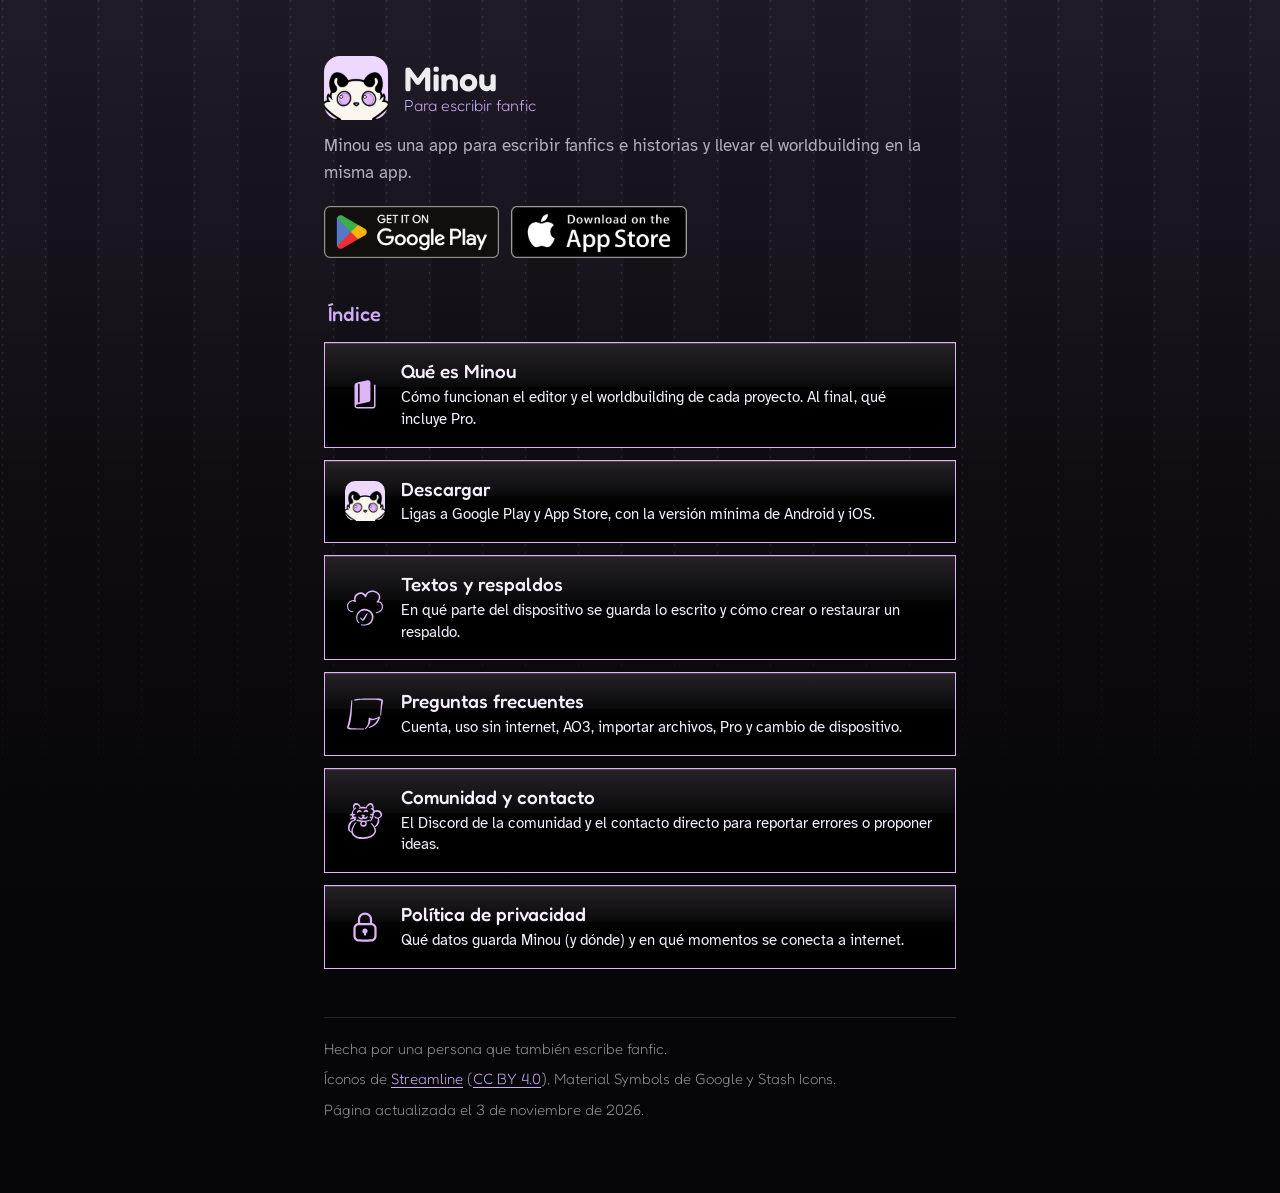
<file: index.html>
<!doctype html>
<html lang="es-MX">
<head>
<meta charset="utf-8">
<meta name="viewport" content="width=device-width, initial-scale=1">
<title>Minou</title>
<meta name="description" content="Una app para escribir fanfics e historias, sin cuenta y sin inteligencia artificial.">
<meta name="theme-color" content="#1C1824">
<link rel="icon" type="image/png" sizes="32x32" href="img/favicon-32.png">
<link rel="apple-touch-icon" href="img/apple-touch-icon.png">
<link rel="stylesheet" href="estilo.css">
</head>
<body>
<main class="pagina">
<header>
  <div class="marca">
    <img src="img/minou-192.png" alt="">
    <div>
      <h1>Minou</h1>
      <p>Para escribir fanfic</p>
    </div>
  </div>
  <p class="entrada">Minou es una app para escribir fanfics e historias y llevar el worldbuilding en la misma app.</p>
  <div class="insignias">
    <a href="https://play.google.com/store/apps/details?id=com.minou.app&amp;hl=es_MX"><img src="img/google-play.webp" width="3840" height="1138" alt="Descargar en Google Play"></a>
    <a href="https://apps.apple.com/mx/app/minou/id6807254828"><img src="img/app-store.webp" width="3840" height="1138" alt="Descargar en el App Store"></a>
  </div>
</header>
<h2 class="rotulo" id="indice">Índice</h2>
<nav aria-labelledby="indice">
<ul class="indice">
  <li><a class="sello" href="que-es/">
    <span class="lamina"><svg aria-hidden="true" focusable="false" xmlns="http://www.w3.org/2000/svg" viewBox="0 0 24 24"><path fill="currentColor" d="M6.98 21q-.816 0-1.398-.541Q5 19.917 5 19.119V5.766q0-.778.53-1.364t1.306-.748l6.828-1.437q.751-.161 1.351.314t.6 1.252V15.11q0 .572-.363 1.01t-.91.562l-7.586 1.651q-.302.07-.529.276T6 19.12q0 .39.292.635t.689.245h10.404q.269 0 .442-.173t.173-.443V5.5q0-.213.143-.357T18.5 5t.357.143T19 5.5v13.885q0 .67-.472 1.143q-.472.472-1.143.472zm1.009-3.938q.177-.037.286-.168t.11-.307V4.969q0-.244-.18-.39t-.424-.085q-.177.037-.287.168q-.11.13-.11.307v11.618q0 .244.18.39t.424.085"/></svg></span>
    <div class="texto">
      <span class="t">Qué es Minou</span>
      <p class="d">Cómo funcionan el editor y el worldbuilding de cada proyecto. Al final, qué incluye Pro.</p>
    </div>
  </a></li>
  <li><a class="sello" href="descargar/">
    <span class="lamina"><img class="app" src="img/minou-192.png" alt=""></span>
    <div class="texto">
      <span class="t">Descargar</span>
      <p class="d">Ligas a Google Play y App Store, con la versión mínima de Android y iOS.</p>
    </div>
  </a></li>
  <li><a class="sello" href="respaldos/">
    <span class="lamina"><svg aria-hidden="true" focusable="false" xmlns="http://www.w3.org/2000/svg" viewBox="0 0 24 24"><g fill="currentColor" fill-rule="evenodd" clip-rule="evenodd"><path d="M21.258 7.482a5 5 0 0 0 1-3c-.34-3.999-7.51-6.349-10-1.54a2.5 2.5 0 0 0-.5-.48a4.43 4.43 0 0 0-6.998 4.2A4.13 4.13 0 0 0 0 10.802a5.7 5.7 0 0 0 .6 2.35c.57 1.11 2.8 1.95 3.46 1.62a.31.31 0 0 0-.27-.55a3.47 3.47 0 0 1-2.57-1.38c-1.44-3 .6-5.6 3.37-5.25c.29.06.568.172.82.33a.49.49 0 0 0 .5-.83c-.25-.24-.19-.8-.18-1.18a3.35 3.35 0 0 1 5.349-2.49c.75.52.52 1.46 1.25 1.44c.46 0 .5-.3.92-1.33c1.82-3.809 7.639-1.92 7.999 1a4.37 4.37 0 0 1-.93 2.65s-.55.33-.49.47a.53.53 0 0 0-.21.42c0 .12.37.68.81.34c2.8-.58 3.57 3.61 1.79 5.12a6.4 6.4 0 0 1-2.82 1.3a.35.35 0 0 0 .14.68a7.1 7.1 0 0 0 3.17-1.4c2.22-1.8 1.48-6.29-1.45-6.63"/><path d="M7 15.141c-1.65 2.43-.8 6 .84 7a.302.302 0 1 0 .34-.5c-1.3-.91-1.89-4-.42-6a4.89 4.89 0 0 1 7.639-.4c2.41 2.86 1 7.2-3.27 7.7a5.7 5.7 0 0 1-2.32-.16a.344.344 0 0 0-.22.649a6.25 6.25 0 0 0 2.62.28a5.56 5.56 0 0 0 4.08-9.199a5.8 5.8 0 0 0-9.29.63"/><path d="M10.51 20.501c1.14.07 2.5-3.12 3-4.15a1 1 0 0 0 .27-.58a.36.36 0 0 0-.65-.18c-.24.29-2.72 3.89-2.66 4c-.2 0-1.2-1.17-1.35-1.27s-.58.18-.35.51c.39.59 1.07 1.64 1.74 1.67"/></g></svg></span>
    <div class="texto">
      <span class="t">Textos y respaldos</span>
      <p class="d">En qué parte del dispositivo se guarda lo escrito y cómo crear o restaurar un respaldo.</p>
    </div>
  </a></li>
  <li><a class="sello" href="ayuda/">
    <span class="lamina"><svg aria-hidden="true" focusable="false" xmlns="http://www.w3.org/2000/svg" viewBox="0 0 24 24"><path fill="currentColor" fill-rule="evenodd" d="M11.137 21.654c-1.69 0-4.171 0-5.841-.18c-1.08-.1-3.351.08-4.211-.68c.06-.13.18-.29.19-.34c1.76-3.7 2-11.602 2-11.682c.28-6.212.36-5.922.14-6.002a.3.3 0 0 0-.47.17c-.05.06.05-.94-.58 5.742c-1.1 9.051-2.2 11.562-2.2 11.592c0 .19-.37.77 0 1.17c1.19 1.25 3.61.87 5.06.94c1.63.07 4.271 0 5.912-.05a.34.34 0 1 0 0-.68M23.57 2.35a5.9 5.9 0 0 0-2.191-.64c-.76-.09-17.314-.52-16.864 1a.32.32 0 0 0 .17.21q1.16.01 2.31-.12c3.201-.51 14.214 0 14.304.05a5.2 5.2 0 0 1 1.59.37c-.32.881-.72 9.533-.72 9.613a.302.302 0 0 0 .6.05c.2-2.08.32-4.101.65-6.061c.43-2.36.98-4.001.15-4.471m-1.66 11.252c-.41-.18-4.821 2.62-6.451 1a.57.57 0 0 0-1 .45c-.34 3.13-.23 3.11-.91 4.401c-.891 1.82-2.171 2.15-1.551 2.55a.29.29 0 0 0 .3.05c.08 0 1-.78 1.06-.86a7.7 7.7 0 0 0 2.32-5.19c1.771.55 3.491-.42 5.182-1.15c0 .05-1.39 2.38-1.44 2.44a10.2 10.2 0 0 1-4.712 3.36a.342.342 0 0 0 .24.64a9.94 9.94 0 0 0 5.342-3.29a18.4 18.4 0 0 0 1.71-3.53c.11-.291.26-.721-.09-.871" clip-rule="evenodd"/></svg></span>
    <div class="texto">
      <span class="t">Preguntas frecuentes</span>
      <p class="d">Cuenta, uso sin internet, AO3, importar archivos, Pro y cambio de dispositivo.</p>
    </div>
  </a></li>
  <li><a class="sello" href="contacto/">
    <span class="lamina"><svg aria-hidden="true" focusable="false" xmlns="http://www.w3.org/2000/svg" viewBox="0 0 24 24"><g fill="currentColor" fill-rule="evenodd" clip-rule="evenodd"><path d="M13.005 4.51a1.1 1.1 0 0 0-.48 0a1.45 1.45 0 0 0-.59.21a2.84 2.84 0 0 0-.82 1a.33.33 0 0 0 0 .46a.32.32 0 0 0 .45 0q.401-.234.85-.34q.171-.055.35-.07h.18a1 1 0 0 1 .56.23a.362.362 0 0 0 .64-.34a1.57 1.57 0 0 0-1.14-1.15M8.187 5.82q.115-.007.23 0c.275-.023.551.04.79.18a.32.32 0 1 0 .45-.45a1.88 1.88 0 0 0-1.08-.87a1.25 1.25 0 0 0-.69 0a1.4 1.4 0 0 0-.6.31a2.3 2.3 0 0 0-.66 1.18a.36.36 0 0 0 .2.47a.35.35 0 0 0 .47-.19a1.34 1.34 0 0 1 .89-.63m5.418 2.958a.35.35 0 0 0-.46.21a1.44 1.44 0 0 1-.65.68a.78.78 0 0 1-1-.6c.37-.26.35-.29.37-.72c0-.72-1-.58-1.419-.53a3 3 0 0 0-.42.07a.42.42 0 0 0-.34.44c0 .35.3.5.53.73l.1.09c-.06.09-.11.2-.17.31s0 .11-.06.13a1.07 1.07 0 0 1-1 .27a1.5 1.5 0 0 1-.999-.72a.32.32 0 0 0-.39-.14a.33.33 0 0 0-.16.43a2.27 2.27 0 0 0 1.21 1.34a2.1 2.1 0 0 0 1.999-.16q.125-.085.22-.2q.16.105.34.17a1.83 1.83 0 0 0 1.659-.1c.437-.288.753-.725.89-1.23a.36.36 0 0 0-.25-.47"/><path d="m15.424 11.687l-.06.08a.32.32 0 0 0 .43.47c.494-.45.904-.985 1.209-1.58c.307-.58.536-1.198.68-1.839c.1-.47.11-1 .21-1.46a1.7 1.7 0 0 1 .28-.689a1.5 1.5 0 0 1 .549-.47c.236-.11.49-.177.75-.2q.341-.066.69-.09c.202-.007.405.02.599.08q.271.075.52.21c.14.073.266.171.37.29c.238.274.424.59.55.93c.13.317.151.669.06 1a1.9 1.9 0 0 1-1.48 1.229a2 2 0 0 1-1.94-.65a.36.36 0 0 0-.632.193a.37.37 0 0 0 .073.267a2.72 2.72 0 0 0 2.279 1a6.3 6.3 0 0 1-.16 1.609q-.092.43-.23.85a7 7 0 0 1-.3.819a4.2 4.2 0 0 1-1.199 1.639a.36.36 0 0 0-.12.5a.37.37 0 0 0 .5.11a4.65 4.65 0 0 0 2.279-2.69c.118-.341.192-.697.22-1.059a5.5 5.5 0 0 0-.23-1.889a2.79 2.79 0 0 0 1.929-1.659a2.5 2.5 0 0 0 .1-1.33a3.74 3.74 0 0 0-.79-1.678a2.5 2.5 0 0 0-.56-.5a3.8 3.8 0 0 0-.89-.41a3.3 3.3 0 0 0-.809-.13q-.556.002-1.1.12q-.459.106-.879.32a4 4 0 0 0-.26-.72a1.6 1.6 0 0 0-.28-.31a5.8 5.8 0 0 0-.11-2.208a2.87 2.87 0 0 0-.85-1.43a1.86 1.86 0 0 0-2.048-.19a5.55 5.55 0 0 0-1.77 1.78q-.187.253-.32.54q-.043.126-.07.26a8 8 0 0 0-1.149-.33a4.5 4.5 0 0 0-.82 0a3.3 3.3 0 0 0-.819.1c-.2 0-.39.13-.59.2A3.79 3.79 0 0 0 7.008.242a2.94 2.94 0 0 0-1.399-.17a1.7 1.7 0 0 0-1 .56a2.4 2.4 0 0 0-.299.459a2 2 0 0 0-.2.47a2 2 0 0 0-.1.51q-.03.354 0 .71q.015.368.13.719q.129.343.33.65a5.25 5.25 0 0 0-1.46 2.958v.16c-.36.11-.689.23-.999.36a.35.35 0 0 0-.28.42a.36.36 0 0 0 .41.29h.94c.071.402.2.792.38 1.159c-.41.24-.774.547-1.08.91a.362.362 0 1 0 .47.549q.291-.158.6-.28c.21-.07.42-.11.64-.18h.08q.33.355.729.63c-.26.05-.52.1-.77.17q-.461.149-.89.38a4.75 4.75 0 0 0-1.918 1.999a7.1 7.1 0 0 0-.71 2.658a3.73 3.73 0 0 0 .68 2.4a3.16 3.16 0 0 0 1.719 1.079c.127.683.426 1.323.87 1.859a7 7 0 0 0 3.927 2.109q.495.1 1 .14c.46 0 .93 0 1.39.06a13.4 13.4 0 0 0 6.076-1.1a5.3 5.3 0 0 0 2.889-3.148q.122-.403.17-.82q.06-.44 0-.88a5.6 5.6 0 0 0-.32-1.129a10 10 0 0 0-.51-1a11 11 0 0 0-.87-1.309a7.6 7.6 0 0 0-1.099-1.16a.386.386 0 0 0-.53.56q.522.448.93 1q.422.601.77 1.25q.236.45.41.929q.183.483.24 1q.045.313 0 .63a3.5 3.5 0 0 1-.16.639a4.32 4.32 0 0 1-2.45 2.439a12.3 12.3 0 0 1-5.547.89c-.45 0-.9 0-1.34-.05a8 8 0 0 1-.849-.12a6.7 6.7 0 0 1-2.898-1.23a3.15 3.15 0 0 1-1.26-2.599c.003-.424.057-.847.16-1.26a7.7 7.7 0 0 1 .4-1.229q.4-.973.94-1.879c.253-.435.562-.835.92-1.19a.32.32 0 0 0 0-.449a.28.28 0 0 0-.17-.07a2.8 2.8 0 0 0-1.37 1.3q-.616.96-1.09 1.999a10 10 0 0 0-.51 1.349q-.195.711-.24 1.45a3 3 0 0 0 0 .279a2.35 2.35 0 0 1-.849-.8a2.78 2.78 0 0 1-.26-1.799a7.1 7.1 0 0 1 .58-2.219c.286-.69.752-1.29 1.35-1.739q.321-.23.689-.38q.585-.242 1.2-.4q.264-.35.47-.739a1.7 1.7 0 0 1 .339-.38l-.4-.17q-.34-.195-.64-.45q.312-.143.64-.24a.32.32 0 0 0 .28-.35a.31.31 0 0 0-.34-.29a5.2 5.2 0 0 0-1.37 0a3.6 3.6 0 0 1-.359-.829h.08c.32-.11.71-.29 1.06-.29a.33.33 0 0 0 .285-.45a.31.31 0 0 0-.295-.19a7.5 7.5 0 0 0-1.2-.2h-.14a4.68 4.68 0 0 1 2-3.587a.31.31 0 0 0 .1-.44a.32.32 0 0 0-.4-.13q-.42.261-.79.59a1 1 0 0 1-.06-.2a1.6 1.6 0 0 1 0-.61q.032-.232.09-.46A2.4 2.4 0 0 1 5.08 2l.41-.56a.6.6 0 0 1 .45-.17a2 2 0 0 1 .739.09c.44.111.846.331 1.18.64c.29.284.517.624.669 1c-.15.08-.31.16-.47.26a.31.31 0 0 0-.15.42a.32.32 0 0 0 .42.16c.46-.125.933-.199 1.41-.22h1.289a14 14 0 0 1 1.999 0a.36.36 0 0 0 .16-.7q.045-.093.1-.18q.117-.15.26-.28a6.7 6.7 0 0 1 1.399-1c.37-.2.76-.36 1.1-.08a2 2 0 0 1 .759 1.09q.146.491.2 1q-.405-.105-.82-.15a.32.32 0 1 0-.24.59l.45.34a2 2 0 0 1 .32.33l.85.999a4 4 0 0 0-.38.47a2.8 2.8 0 0 0-.33.869q-.015.17 0 .34a.8.8 0 0 0-.21-.1a.7.7 0 0 0-.24 0c-.09 0-.92.08-1 .35s.65.76.67.77a.7.7 0 0 0 .19.09a1 1 0 0 0 .23 0q.145.015.29 0v.37a8 8 0 0 1-.24.879a2.5 2.5 0 0 0-.19-.3a.5.5 0 0 0-.17-.13a.56.56 0 0 0-.18-.19c-.09 0-.83 0-.93.23c0 0-.18.2.43.83a.4.4 0 0 0 .13.09c.19.07.37 0 .57.07h.14q-.156.348-.35.68z"/><path d="M15.244 11.267a.33.33 0 0 0-.41-.12a8.5 8.5 0 0 1-4.178.6a10.4 10.4 0 0 1-3.398-.75c-1 .14-1.27.9-.6 1c.866.328 1.769.55 2.689.66c-.06.07-.14.14-.2.22q-.165.24-.28.509a2 2 0 0 0-.1.42a1.4 1.4 0 0 0 .06.54c.067.236.176.46.32.659a2.22 2.22 0 0 0 1.509.85a2.38 2.38 0 0 0 1.68-.41a2.22 2.22 0 0 0 .859-1.36a1.68 1.68 0 0 0-.49-1.559l-.08-.06a6.8 6.8 0 0 0 2.119-.47c.43-.28.6-.5.5-.73m-3.049 2.659a1.18 1.18 0 0 1-.53.62a1.34 1.34 0 0 1-.86.17a1.2 1.2 0 0 1-.789-.35a1.1 1.1 0 0 1-.19-.24a.6.6 0 0 1-.09-.22a1 1 0 0 1 0-.23q.042-.149.1-.29a2.7 2.7 0 0 1 .29-.46q.066-.084.14-.16h.35c.24 0 .48-.07.72-.09q.21.08.4.2q.168.097.29.25a.79.79 0 0 1 .17.8"/></g></svg></span>
    <div class="texto">
      <span class="t">Comunidad y contacto</span>
      <p class="d">El Discord de la comunidad y el contacto directo para reportar errores o proponer ideas.</p>
    </div>
  </a></li>
  <li><a class="sello" href="privacidad/">
    <span class="lamina"><svg aria-hidden="true" focusable="false" xmlns="http://www.w3.org/2000/svg" viewBox="0 0 24 24"><path fill="currentColor" d="M10.25 14.75a1.75 1.75 0 1 1 2.5 1.582V17a.75.75 0 0 1-1.5 0v-.668a1.75 1.75 0 0 1-1-1.582"/><path fill="currentColor" d="M7.25 7a4.75 4.75 0 0 1 9.5 0v2.356c.34.058.654.15.953.303a3.75 3.75 0 0 1 1.638 1.638c.227.445.321.925.366 1.471c.043.531.043 1.187.043 2v1.464c0 .813 0 1.469-.043 2c-.045.546-.14 1.026-.366 1.47a3.75 3.75 0 0 1-1.639 1.64c-.444.226-.924.32-1.47.365c-.531.043-1.187.043-2 .043H9.768c-.813 0-1.469 0-2-.043c-.546-.045-1.026-.14-1.47-.366a3.75 3.75 0 0 1-1.64-1.639c-.226-.444-.32-.924-.365-1.47c-.043-.531-.043-1.187-.043-2v-1.464c0-.813 0-1.469.043-2c.045-.546.14-1.026.366-1.47a3.75 3.75 0 0 1 1.639-1.64a3.3 3.3 0 0 1 .952-.302zm8 0a3.25 3.25 0 0 0-6.5 0v2.254q.463-.005 1.018-.004h4.464q.556-.001 1.018.004zm-7.36 3.788c-.453.037-.714.107-.911.207a2.25 2.25 0 0 0-.984.984c-.1.197-.17.458-.207.912c-.037.462-.038 1.056-.038 1.909v1.4c0 .852 0 1.447.038 1.91c.037.453.107.714.207.912c.216.423.56.767.984.983c.197.1.458.17.912.207c.462.037 1.057.038 1.909.038h4.4c.853 0 1.447 0 1.91-.038c.453-.038.714-.107.912-.207c.423-.216.767-.56.983-.983c.1-.198.17-.459.207-.913c.037-.462.038-1.057.038-1.909v-1.4c0-.853 0-1.447-.038-1.91c-.038-.453-.107-.714-.207-.912a2.25 2.25 0 0 0-.983-.983c-.198-.1-.459-.17-.913-.207c-.462-.037-1.057-.038-1.909-.038H9.8c-.852 0-1.447 0-1.91.038"/></svg></span>
    <div class="texto">
      <span class="t">Política de privacidad</span>
      <p class="d">Qué datos guarda Minou (y dónde) y en qué momentos se conecta a internet.</p>
    </div>
  </a></li>
</ul>
</nav>
<footer class="pie">
  <p>Hecha por una persona que también escribe fanfic.</p>
  <p>Íconos de <a href="https://www.streamlinehq.com/">Streamline</a> (<a href="https://creativecommons.org/licenses/by/4.0/">CC BY 4.0</a>), Material Symbols de Google y Stash Icons.</p>
  <p>Página actualizada el 3 de noviembre de 2026.</p>
</footer>
</main>
</body>
</html>
</file>
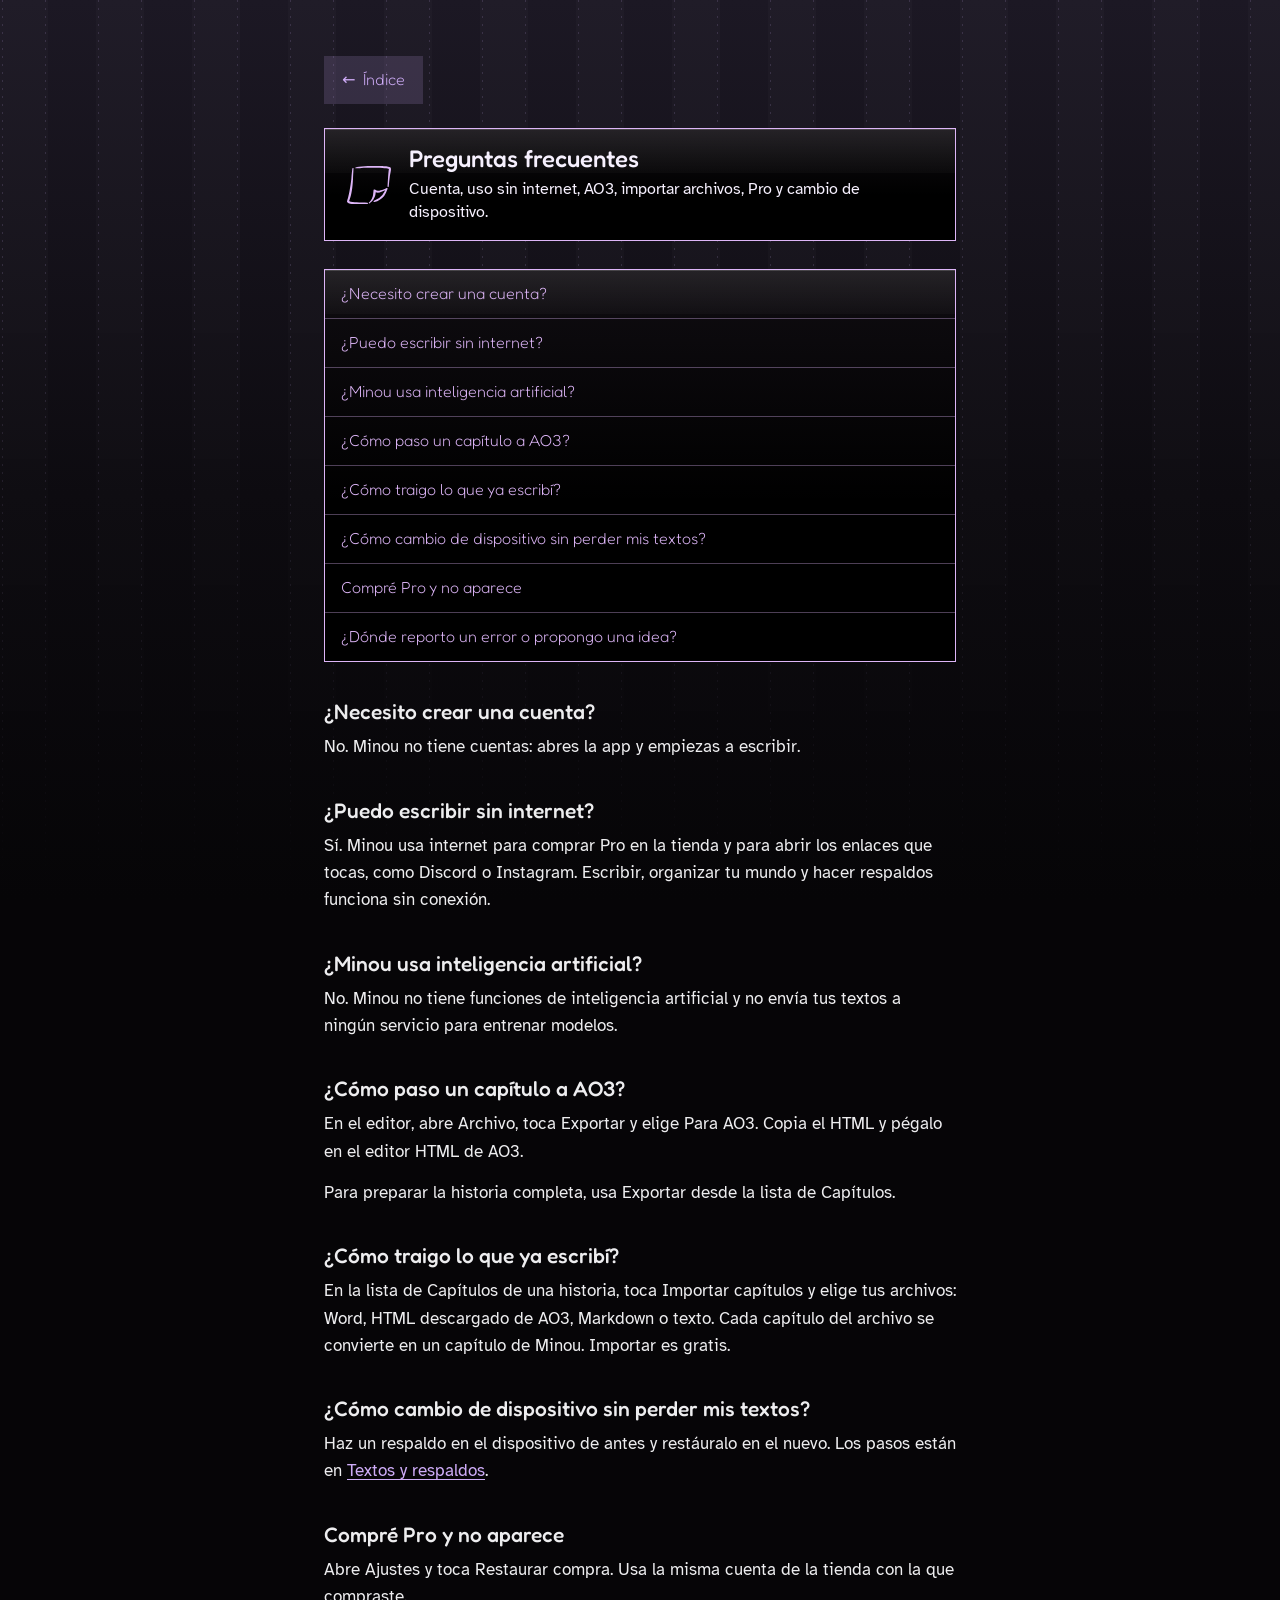
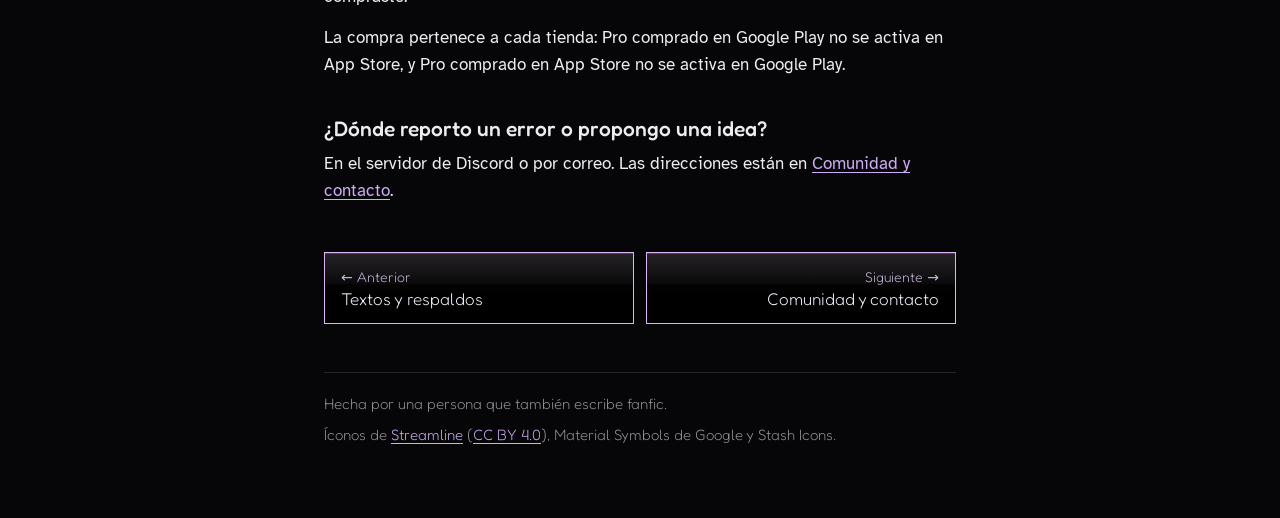
<file: ayuda/index.html>
<!doctype html>
<html lang="es-MX">
<head>
<meta charset="utf-8">
<meta name="viewport" content="width=device-width, initial-scale=1">
<title>Preguntas frecuentes | Minou</title>
<meta name="description" content="Cuenta, uso sin internet, AO3, importar archivos, Pro y cambio de dispositivo.">
<meta name="theme-color" content="#1C1824">
<link rel="icon" type="image/png" sizes="32x32" href="../img/favicon-32.png">
<link rel="apple-touch-icon" href="../img/apple-touch-icon.png">
<link rel="stylesheet" href="../estilo.css">
</head>
<body>
<main class="pagina">
<nav aria-label="Volver">
  <a class="volver" href="../"><span aria-hidden="true">←</span> Índice</a>
</nav>
<header class="encabezado sello">
    <span class="lamina"><svg aria-hidden="true" focusable="false" xmlns="http://www.w3.org/2000/svg" viewBox="0 0 24 24"><path fill="currentColor" fill-rule="evenodd" d="M11.137 21.654c-1.69 0-4.171 0-5.841-.18c-1.08-.1-3.351.08-4.211-.68c.06-.13.18-.29.19-.34c1.76-3.7 2-11.602 2-11.682c.28-6.212.36-5.922.14-6.002a.3.3 0 0 0-.47.17c-.05.06.05-.94-.58 5.742c-1.1 9.051-2.2 11.562-2.2 11.592c0 .19-.37.77 0 1.17c1.19 1.25 3.61.87 5.06.94c1.63.07 4.271 0 5.912-.05a.34.34 0 1 0 0-.68M23.57 2.35a5.9 5.9 0 0 0-2.191-.64c-.76-.09-17.314-.52-16.864 1a.32.32 0 0 0 .17.21q1.16.01 2.31-.12c3.201-.51 14.214 0 14.304.05a5.2 5.2 0 0 1 1.59.37c-.32.881-.72 9.533-.72 9.613a.302.302 0 0 0 .6.05c.2-2.08.32-4.101.65-6.061c.43-2.36.98-4.001.15-4.471m-1.66 11.252c-.41-.18-4.821 2.62-6.451 1a.57.57 0 0 0-1 .45c-.34 3.13-.23 3.11-.91 4.401c-.891 1.82-2.171 2.15-1.551 2.55a.29.29 0 0 0 .3.05c.08 0 1-.78 1.06-.86a7.7 7.7 0 0 0 2.32-5.19c1.771.55 3.491-.42 5.182-1.15c0 .05-1.39 2.38-1.44 2.44a10.2 10.2 0 0 1-4.712 3.36a.342.342 0 0 0 .24.64a9.94 9.94 0 0 0 5.342-3.29a18.4 18.4 0 0 0 1.71-3.53c.11-.291.26-.721-.09-.871" clip-rule="evenodd"/></svg></span>
    <div class="texto">
      <h1 class="t">Preguntas frecuentes</h1>
      <p class="d">Cuenta, uso sin internet, AO3, importar archivos, Pro y cambio de dispositivo.</p>
    </div>
</header>
<article class="contenido">
<!-- Rutas y nombres de botones verificados contra lib/l10n/app_es.arb de la
     1.1.1 (worktree release/1.1.1) el 2026-11-02. La de internet cambia con
     la 1.2.0 (Canciones, iCloud y Google Drive se conectan). -->
<ul class="preguntas">
  <li><a href="#cuenta">¿Necesito crear una cuenta?</a></li>
  <li><a href="#internet">¿Puedo escribir sin internet?</a></li>
  <li><a href="#ia">¿Minou usa inteligencia artificial?</a></li>
  <li><a href="#ao3">¿Cómo paso un capítulo a AO3?</a></li>
  <li><a href="#importar">¿Cómo traigo lo que ya escribí?</a></li>
  <li><a href="#cambiar">¿Cómo cambio de dispositivo sin perder mis textos?</a></li>
  <li><a href="#pro">Compré Pro y no aparece</a></li>
  <li><a href="#error">¿Dónde reporto un error o propongo una idea?</a></li>
</ul>

<h2 id="cuenta">¿Necesito crear una cuenta?</h2>
<p>No. Minou no tiene cuentas: abres la app y empiezas a escribir.</p>

<h2 id="internet">¿Puedo escribir sin internet?</h2>
<p>Sí. Minou usa internet para comprar Pro en la tienda y para abrir los enlaces que tocas, como Discord o Instagram. Escribir, organizar tu mundo y hacer respaldos funciona sin conexión.</p>

<h2 id="ia">¿Minou usa inteligencia artificial?</h2>
<p>No. Minou no tiene funciones de inteligencia artificial y no envía tus textos a ningún servicio para entrenar modelos.</p>

<h2 id="ao3">¿Cómo paso un capítulo a AO3?</h2>
<p>En el editor, abre Archivo, toca Exportar y elige Para AO3. Copia el HTML y pégalo en el editor HTML de AO3.</p>
<p>Para preparar la historia completa, usa Exportar desde la lista de Capítulos.</p>

<h2 id="importar">¿Cómo traigo lo que ya escribí?</h2>
<p>En la lista de Capítulos de una historia, toca Importar capítulos y elige tus archivos: Word, HTML descargado de AO3, Markdown o texto. Cada capítulo del archivo se convierte en un capítulo de Minou. Importar es gratis.</p>

<h2 id="cambiar">¿Cómo cambio de dispositivo sin perder mis textos?</h2>
<p>Haz un respaldo en el dispositivo de antes y restáuralo en el nuevo. Los pasos están en <a href="../respaldos/">Textos y respaldos</a>.</p>

<h2 id="pro">Compré Pro y no aparece</h2>
<p>Abre Ajustes y toca Restaurar compra. Usa la misma cuenta de la tienda con la que compraste.</p>
<p>La compra pertenece a cada tienda: Pro comprado en Google Play no se activa en App Store, y Pro comprado en App Store no se activa en Google Play.</p>

<h2 id="error">¿Dónde reporto un error o propongo una idea?</h2>
<p>En el servidor de Discord o por correo. Las direcciones están en <a href="../contacto/">Comunidad y contacto</a>.</p>

</article>
<nav class="paginador" aria-label="Páginas">
  <a href="../respaldos/"><small>← Anterior</small><span>Textos y respaldos</span></a>
<a class="siguiente" href="../contacto/"><small>Siguiente →</small><span>Comunidad y contacto</span></a>
</nav>
<footer class="pie">
  <p>Hecha por una persona que también escribe fanfic.</p>
  <p>Íconos de <a href="https://www.streamlinehq.com/">Streamline</a> (<a href="https://creativecommons.org/licenses/by/4.0/">CC BY 4.0</a>), Material Symbols de Google y Stash Icons.</p>
</footer>
</main>
</body>
</html>
</file>
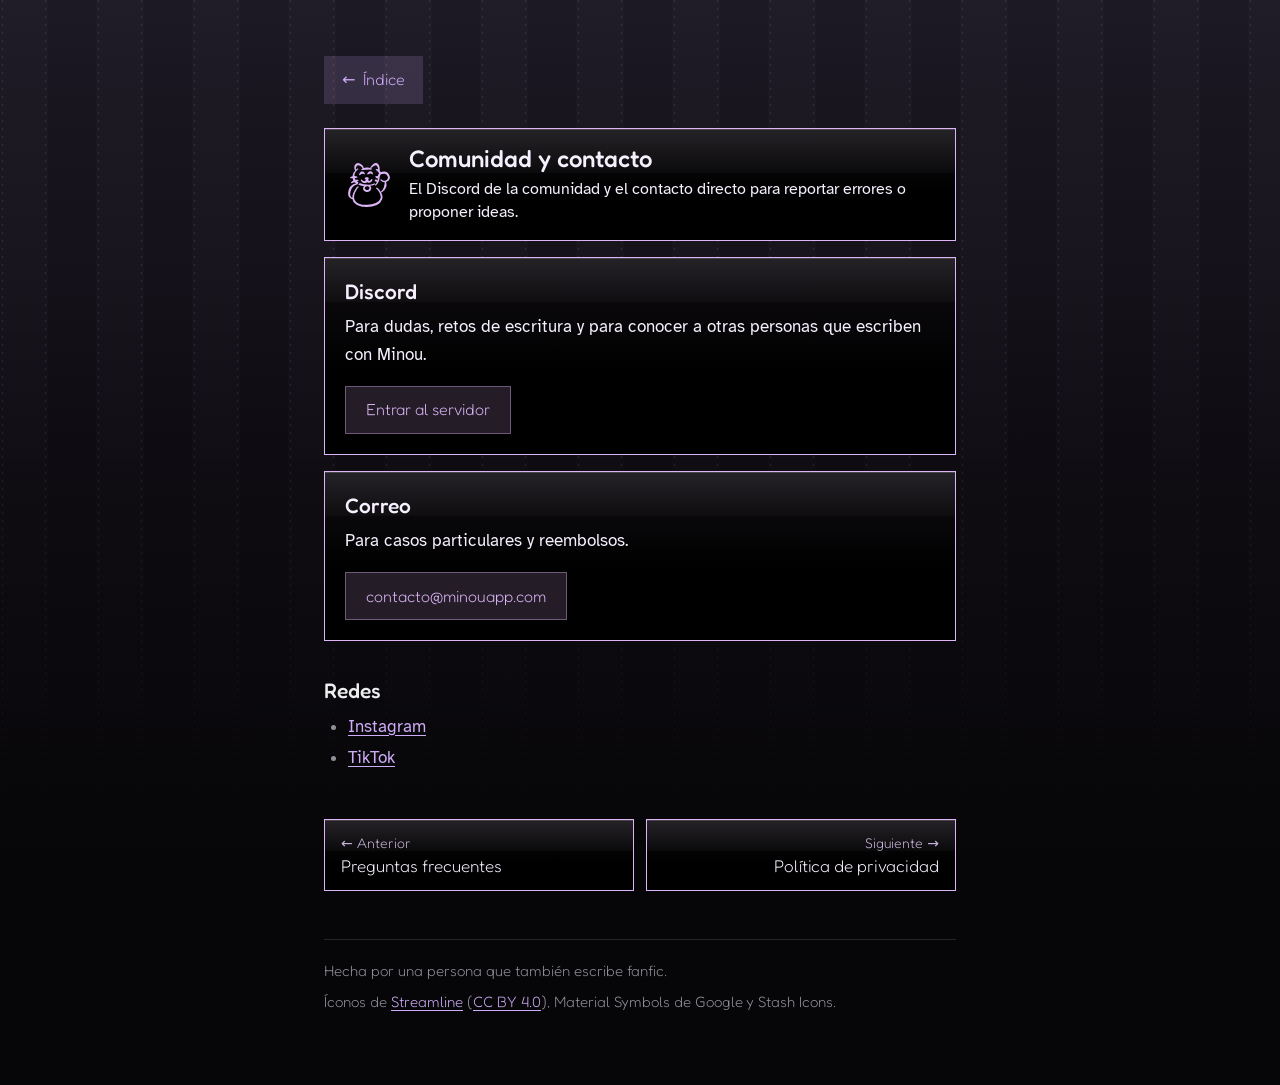
<file: contacto/index.html>
<!doctype html>
<html lang="es-MX">
<head>
<meta charset="utf-8">
<meta name="viewport" content="width=device-width, initial-scale=1">
<title>Comunidad y contacto | Minou</title>
<meta name="description" content="El Discord de la comunidad y el contacto directo para reportar errores o proponer ideas.">
<meta name="theme-color" content="#1C1824">
<link rel="icon" type="image/png" sizes="32x32" href="../img/favicon-32.png">
<link rel="apple-touch-icon" href="../img/apple-touch-icon.png">
<link rel="stylesheet" href="../estilo.css">
</head>
<body>
<main class="pagina">
<nav aria-label="Volver">
  <a class="volver" href="../"><span aria-hidden="true">←</span> Índice</a>
</nav>
<header class="encabezado sello">
    <span class="lamina"><svg aria-hidden="true" focusable="false" xmlns="http://www.w3.org/2000/svg" viewBox="0 0 24 24"><g fill="currentColor" fill-rule="evenodd" clip-rule="evenodd"><path d="M13.005 4.51a1.1 1.1 0 0 0-.48 0a1.45 1.45 0 0 0-.59.21a2.84 2.84 0 0 0-.82 1a.33.33 0 0 0 0 .46a.32.32 0 0 0 .45 0q.401-.234.85-.34q.171-.055.35-.07h.18a1 1 0 0 1 .56.23a.362.362 0 0 0 .64-.34a1.57 1.57 0 0 0-1.14-1.15M8.187 5.82q.115-.007.23 0c.275-.023.551.04.79.18a.32.32 0 1 0 .45-.45a1.88 1.88 0 0 0-1.08-.87a1.25 1.25 0 0 0-.69 0a1.4 1.4 0 0 0-.6.31a2.3 2.3 0 0 0-.66 1.18a.36.36 0 0 0 .2.47a.35.35 0 0 0 .47-.19a1.34 1.34 0 0 1 .89-.63m5.418 2.958a.35.35 0 0 0-.46.21a1.44 1.44 0 0 1-.65.68a.78.78 0 0 1-1-.6c.37-.26.35-.29.37-.72c0-.72-1-.58-1.419-.53a3 3 0 0 0-.42.07a.42.42 0 0 0-.34.44c0 .35.3.5.53.73l.1.09c-.06.09-.11.2-.17.31s0 .11-.06.13a1.07 1.07 0 0 1-1 .27a1.5 1.5 0 0 1-.999-.72a.32.32 0 0 0-.39-.14a.33.33 0 0 0-.16.43a2.27 2.27 0 0 0 1.21 1.34a2.1 2.1 0 0 0 1.999-.16q.125-.085.22-.2q.16.105.34.17a1.83 1.83 0 0 0 1.659-.1c.437-.288.753-.725.89-1.23a.36.36 0 0 0-.25-.47"/><path d="m15.424 11.687l-.06.08a.32.32 0 0 0 .43.47c.494-.45.904-.985 1.209-1.58c.307-.58.536-1.198.68-1.839c.1-.47.11-1 .21-1.46a1.7 1.7 0 0 1 .28-.689a1.5 1.5 0 0 1 .549-.47c.236-.11.49-.177.75-.2q.341-.066.69-.09c.202-.007.405.02.599.08q.271.075.52.21c.14.073.266.171.37.29c.238.274.424.59.55.93c.13.317.151.669.06 1a1.9 1.9 0 0 1-1.48 1.229a2 2 0 0 1-1.94-.65a.36.36 0 0 0-.632.193a.37.37 0 0 0 .073.267a2.72 2.72 0 0 0 2.279 1a6.3 6.3 0 0 1-.16 1.609q-.092.43-.23.85a7 7 0 0 1-.3.819a4.2 4.2 0 0 1-1.199 1.639a.36.36 0 0 0-.12.5a.37.37 0 0 0 .5.11a4.65 4.65 0 0 0 2.279-2.69c.118-.341.192-.697.22-1.059a5.5 5.5 0 0 0-.23-1.889a2.79 2.79 0 0 0 1.929-1.659a2.5 2.5 0 0 0 .1-1.33a3.74 3.74 0 0 0-.79-1.678a2.5 2.5 0 0 0-.56-.5a3.8 3.8 0 0 0-.89-.41a3.3 3.3 0 0 0-.809-.13q-.556.002-1.1.12q-.459.106-.879.32a4 4 0 0 0-.26-.72a1.6 1.6 0 0 0-.28-.31a5.8 5.8 0 0 0-.11-2.208a2.87 2.87 0 0 0-.85-1.43a1.86 1.86 0 0 0-2.048-.19a5.55 5.55 0 0 0-1.77 1.78q-.187.253-.32.54q-.043.126-.07.26a8 8 0 0 0-1.149-.33a4.5 4.5 0 0 0-.82 0a3.3 3.3 0 0 0-.819.1c-.2 0-.39.13-.59.2A3.79 3.79 0 0 0 7.008.242a2.94 2.94 0 0 0-1.399-.17a1.7 1.7 0 0 0-1 .56a2.4 2.4 0 0 0-.299.459a2 2 0 0 0-.2.47a2 2 0 0 0-.1.51q-.03.354 0 .71q.015.368.13.719q.129.343.33.65a5.25 5.25 0 0 0-1.46 2.958v.16c-.36.11-.689.23-.999.36a.35.35 0 0 0-.28.42a.36.36 0 0 0 .41.29h.94c.071.402.2.792.38 1.159c-.41.24-.774.547-1.08.91a.362.362 0 1 0 .47.549q.291-.158.6-.28c.21-.07.42-.11.64-.18h.08q.33.355.729.63c-.26.05-.52.1-.77.17q-.461.149-.89.38a4.75 4.75 0 0 0-1.918 1.999a7.1 7.1 0 0 0-.71 2.658a3.73 3.73 0 0 0 .68 2.4a3.16 3.16 0 0 0 1.719 1.079c.127.683.426 1.323.87 1.859a7 7 0 0 0 3.927 2.109q.495.1 1 .14c.46 0 .93 0 1.39.06a13.4 13.4 0 0 0 6.076-1.1a5.3 5.3 0 0 0 2.889-3.148q.122-.403.17-.82q.06-.44 0-.88a5.6 5.6 0 0 0-.32-1.129a10 10 0 0 0-.51-1a11 11 0 0 0-.87-1.309a7.6 7.6 0 0 0-1.099-1.16a.386.386 0 0 0-.53.56q.522.448.93 1q.422.601.77 1.25q.236.45.41.929q.183.483.24 1q.045.313 0 .63a3.5 3.5 0 0 1-.16.639a4.32 4.32 0 0 1-2.45 2.439a12.3 12.3 0 0 1-5.547.89c-.45 0-.9 0-1.34-.05a8 8 0 0 1-.849-.12a6.7 6.7 0 0 1-2.898-1.23a3.15 3.15 0 0 1-1.26-2.599c.003-.424.057-.847.16-1.26a7.7 7.7 0 0 1 .4-1.229q.4-.973.94-1.879c.253-.435.562-.835.92-1.19a.32.32 0 0 0 0-.449a.28.28 0 0 0-.17-.07a2.8 2.8 0 0 0-1.37 1.3q-.616.96-1.09 1.999a10 10 0 0 0-.51 1.349q-.195.711-.24 1.45a3 3 0 0 0 0 .279a2.35 2.35 0 0 1-.849-.8a2.78 2.78 0 0 1-.26-1.799a7.1 7.1 0 0 1 .58-2.219c.286-.69.752-1.29 1.35-1.739q.321-.23.689-.38q.585-.242 1.2-.4q.264-.35.47-.739a1.7 1.7 0 0 1 .339-.38l-.4-.17q-.34-.195-.64-.45q.312-.143.64-.24a.32.32 0 0 0 .28-.35a.31.31 0 0 0-.34-.29a5.2 5.2 0 0 0-1.37 0a3.6 3.6 0 0 1-.359-.829h.08c.32-.11.71-.29 1.06-.29a.33.33 0 0 0 .285-.45a.31.31 0 0 0-.295-.19a7.5 7.5 0 0 0-1.2-.2h-.14a4.68 4.68 0 0 1 2-3.587a.31.31 0 0 0 .1-.44a.32.32 0 0 0-.4-.13q-.42.261-.79.59a1 1 0 0 1-.06-.2a1.6 1.6 0 0 1 0-.61q.032-.232.09-.46A2.4 2.4 0 0 1 5.08 2l.41-.56a.6.6 0 0 1 .45-.17a2 2 0 0 1 .739.09c.44.111.846.331 1.18.64c.29.284.517.624.669 1c-.15.08-.31.16-.47.26a.31.31 0 0 0-.15.42a.32.32 0 0 0 .42.16c.46-.125.933-.199 1.41-.22h1.289a14 14 0 0 1 1.999 0a.36.36 0 0 0 .16-.7q.045-.093.1-.18q.117-.15.26-.28a6.7 6.7 0 0 1 1.399-1c.37-.2.76-.36 1.1-.08a2 2 0 0 1 .759 1.09q.146.491.2 1q-.405-.105-.82-.15a.32.32 0 1 0-.24.59l.45.34a2 2 0 0 1 .32.33l.85.999a4 4 0 0 0-.38.47a2.8 2.8 0 0 0-.33.869q-.015.17 0 .34a.8.8 0 0 0-.21-.1a.7.7 0 0 0-.24 0c-.09 0-.92.08-1 .35s.65.76.67.77a.7.7 0 0 0 .19.09a1 1 0 0 0 .23 0q.145.015.29 0v.37a8 8 0 0 1-.24.879a2.5 2.5 0 0 0-.19-.3a.5.5 0 0 0-.17-.13a.56.56 0 0 0-.18-.19c-.09 0-.83 0-.93.23c0 0-.18.2.43.83a.4.4 0 0 0 .13.09c.19.07.37 0 .57.07h.14q-.156.348-.35.68z"/><path d="M15.244 11.267a.33.33 0 0 0-.41-.12a8.5 8.5 0 0 1-4.178.6a10.4 10.4 0 0 1-3.398-.75c-1 .14-1.27.9-.6 1c.866.328 1.769.55 2.689.66c-.06.07-.14.14-.2.22q-.165.24-.28.509a2 2 0 0 0-.1.42a1.4 1.4 0 0 0 .06.54c.067.236.176.46.32.659a2.22 2.22 0 0 0 1.509.85a2.38 2.38 0 0 0 1.68-.41a2.22 2.22 0 0 0 .859-1.36a1.68 1.68 0 0 0-.49-1.559l-.08-.06a6.8 6.8 0 0 0 2.119-.47c.43-.28.6-.5.5-.73m-3.049 2.659a1.18 1.18 0 0 1-.53.62a1.34 1.34 0 0 1-.86.17a1.2 1.2 0 0 1-.789-.35a1.1 1.1 0 0 1-.19-.24a.6.6 0 0 1-.09-.22a1 1 0 0 1 0-.23q.042-.149.1-.29a2.7 2.7 0 0 1 .29-.46q.066-.084.14-.16h.35c.24 0 .48-.07.72-.09q.21.08.4.2q.168.097.29.25a.79.79 0 0 1 .17.8"/></g></svg></span>
    <div class="texto">
      <h1 class="t">Comunidad y contacto</h1>
      <p class="d">El Discord de la comunidad y el contacto directo para reportar errores o proponer ideas.</p>
    </div>
</header>
<article class="contenido">
<!-- Las mismas ligas que lib/shared/data/minou_links.dart. Si cambia una
     allá, se cambia en build.py. -->
<div class="tarjeta">
  <h2>Discord</h2>
  <p>Para dudas, retos de escritura y para conocer a otras personas que escriben con Minou.</p>
  <a class="boton" href="https://discord.com/invite/3r3QZ9VUBz">Entrar al servidor</a>
</div>

<div class="tarjeta">
  <h2>Correo</h2>
  <p>Para casos particulares y reembolsos.</p>
  <a class="boton" href="mailto:contacto@minouapp.com">contacto@minouapp.com</a>
</div>

<h2>Redes</h2>
<ul>
  <li><a href="https://www.instagram.com/minou_app">Instagram</a></li>
  <li><a href="https://www.tiktok.com/@minouappes">TikTok</a></li>
</ul>

</article>
<nav class="paginador" aria-label="Páginas">
  <a href="../ayuda/"><small>← Anterior</small><span>Preguntas frecuentes</span></a>
<a class="siguiente" href="../privacidad/"><small>Siguiente →</small><span>Política de privacidad</span></a>
</nav>
<footer class="pie">
  <p>Hecha por una persona que también escribe fanfic.</p>
  <p>Íconos de <a href="https://www.streamlinehq.com/">Streamline</a> (<a href="https://creativecommons.org/licenses/by/4.0/">CC BY 4.0</a>), Material Symbols de Google y Stash Icons.</p>
</footer>
</main>
</body>
</html>
</file>
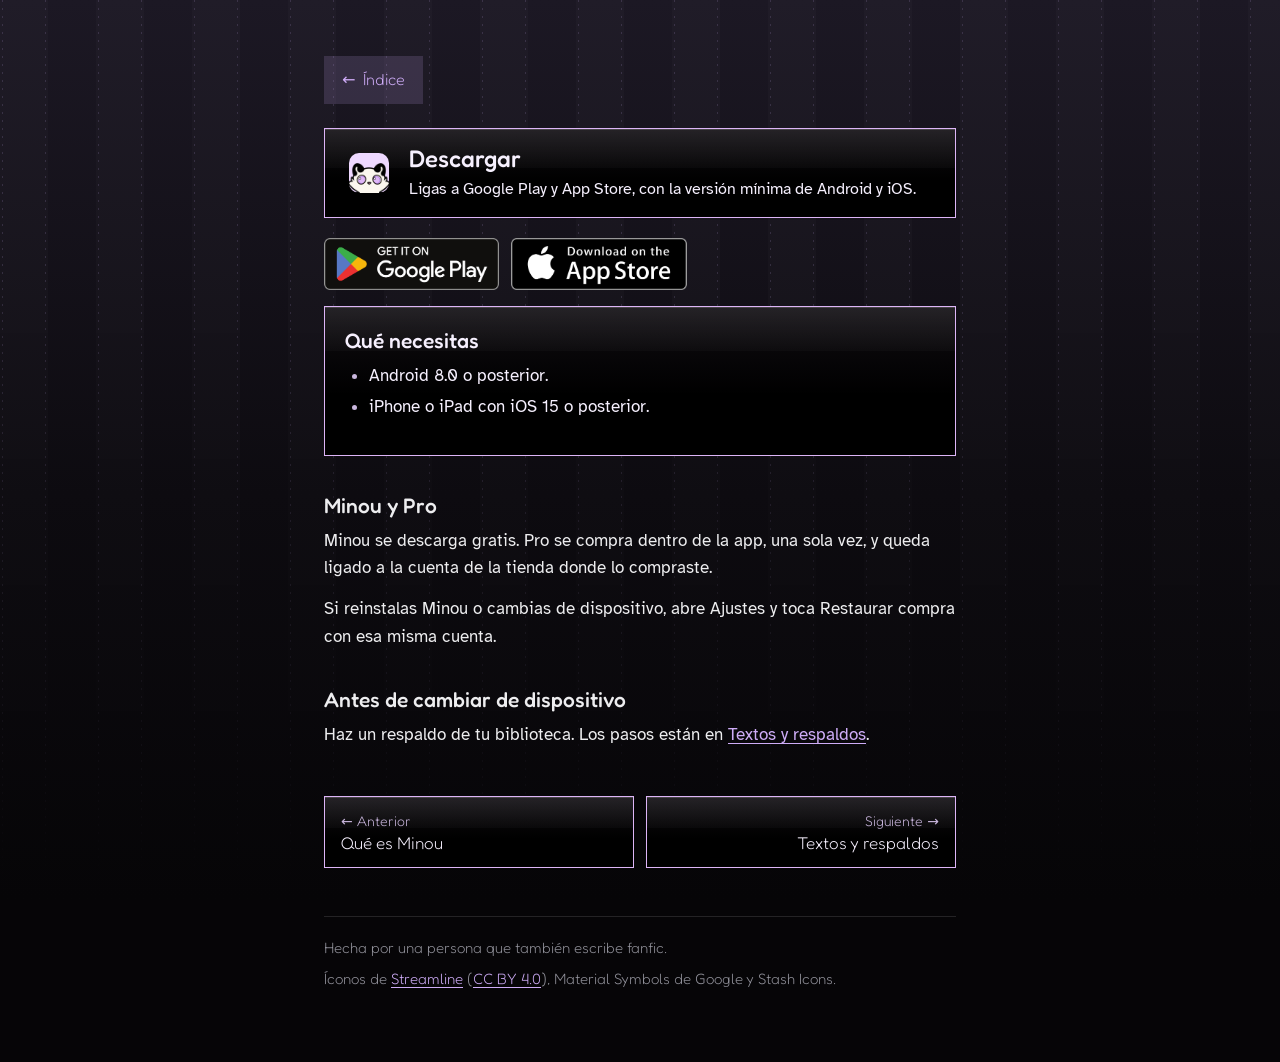
<file: descargar/index.html>
<!doctype html>
<html lang="es-MX">
<head>
<meta charset="utf-8">
<meta name="viewport" content="width=device-width, initial-scale=1">
<title>Descargar | Minou</title>
<meta name="description" content="Ligas a Google Play y App Store, con la versión mínima de Android y iOS.">
<meta name="theme-color" content="#1C1824">
<link rel="icon" type="image/png" sizes="32x32" href="../img/favicon-32.png">
<link rel="apple-touch-icon" href="../img/apple-touch-icon.png">
<link rel="stylesheet" href="../estilo.css">
</head>
<body>
<main class="pagina">
<nav aria-label="Volver">
  <a class="volver" href="../"><span aria-hidden="true">←</span> Índice</a>
</nav>
<header class="encabezado sello">
    <span class="lamina"><img class="app" src="../img/minou-192.png" alt=""></span>
    <div class="texto">
      <h1 class="t">Descargar</h1>
      <p class="d">Ligas a Google Play y App Store, con la versión mínima de Android y iOS.</p>
    </div>
</header>
<article class="contenido">
<!-- Requisitos: minSdk 26 (android/app/build.gradle.kts) e
     IPHONEOS_DEPLOYMENT_TARGET 15.0 (ios/Runner.xcodeproj). Si suben, se
     cambian aquí. Las ligas de las tiendas viven en build.py. -->
<div class="insignias">
    <a href="https://play.google.com/store/apps/details?id=com.minou.app&amp;hl=es_MX"><img src="../img/google-play.webp" width="3840" height="1138" alt="Descargar en Google Play"></a>
    <a href="https://apps.apple.com/mx/app/minou/id6807254828"><img src="../img/app-store.webp" width="3840" height="1138" alt="Descargar en el App Store"></a>
  </div>

<div class="tarjeta">
  <h2>Qué necesitas</h2>
  <ul>
    <li>Android 8.0 o posterior.</li>
    <li>iPhone o iPad con iOS 15 o posterior.</li>
  </ul>
</div>

<h2>Minou y Pro</h2>
<p>Minou se descarga gratis. Pro se compra dentro de la app, una sola vez, y queda ligado a la cuenta de la tienda donde lo compraste.</p>
<p>Si reinstalas Minou o cambias de dispositivo, abre Ajustes y toca Restaurar compra con esa misma cuenta.</p>

<h2>Antes de cambiar de dispositivo</h2>
<p>Haz un respaldo de tu biblioteca. Los pasos están en <a href="../respaldos/">Textos y respaldos</a>.</p>

</article>
<nav class="paginador" aria-label="Páginas">
  <a href="../que-es/"><small>← Anterior</small><span>Qué es Minou</span></a>
<a class="siguiente" href="../respaldos/"><small>Siguiente →</small><span>Textos y respaldos</span></a>
</nav>
<footer class="pie">
  <p>Hecha por una persona que también escribe fanfic.</p>
  <p>Íconos de <a href="https://www.streamlinehq.com/">Streamline</a> (<a href="https://creativecommons.org/licenses/by/4.0/">CC BY 4.0</a>), Material Symbols de Google y Stash Icons.</p>
</footer>
</main>
</body>
</html>
</file>
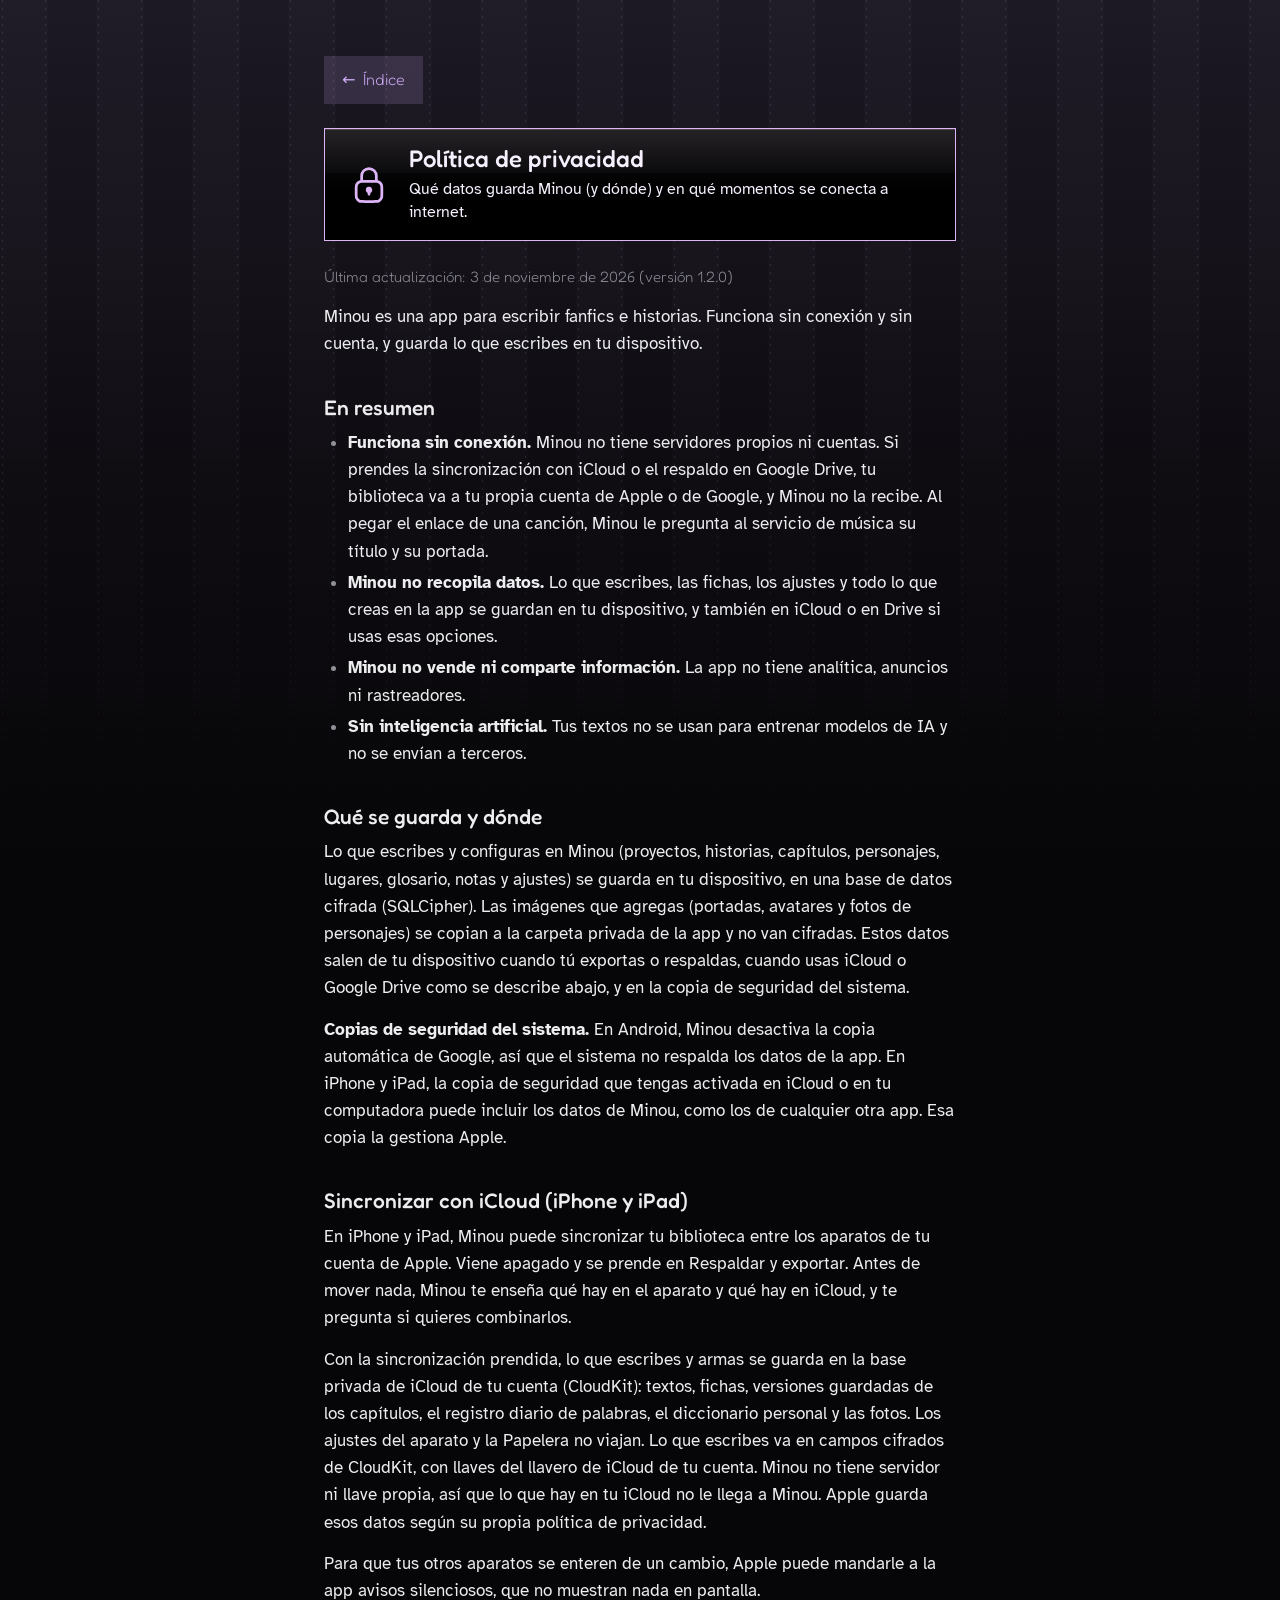
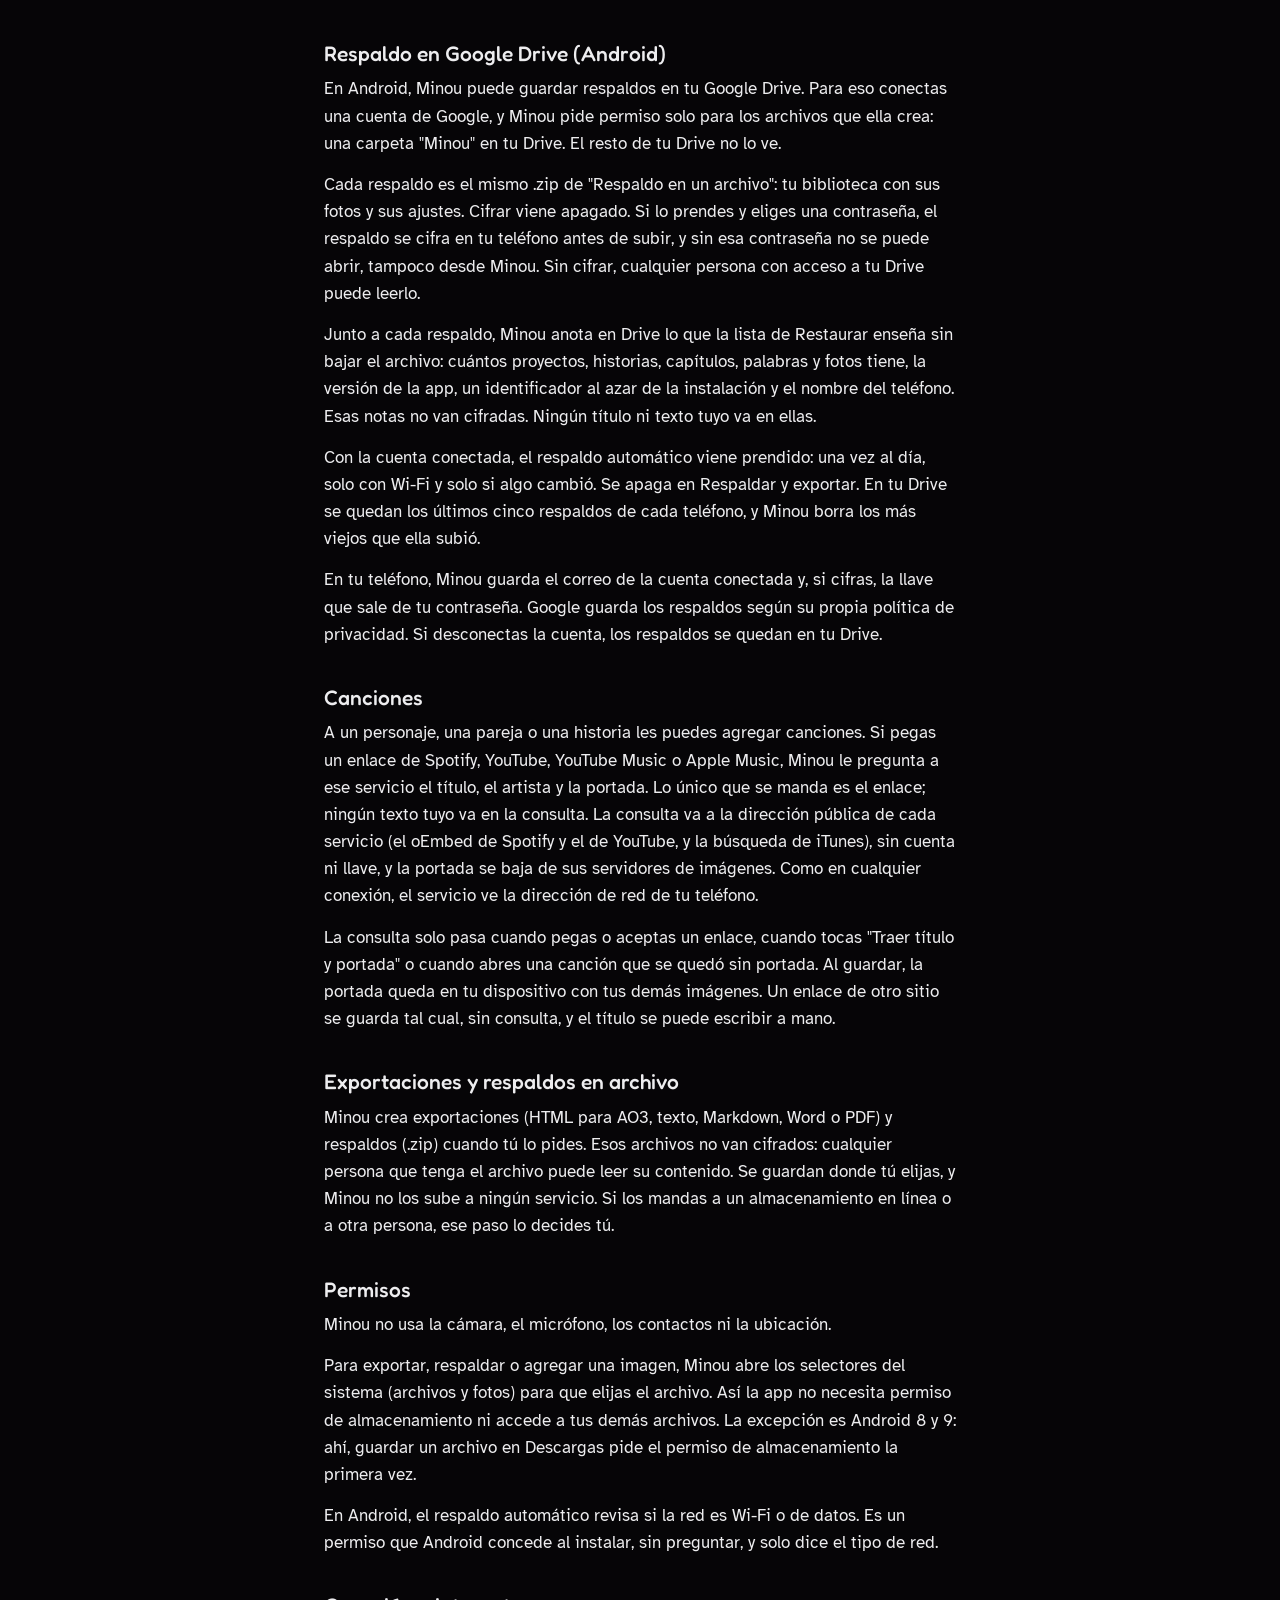
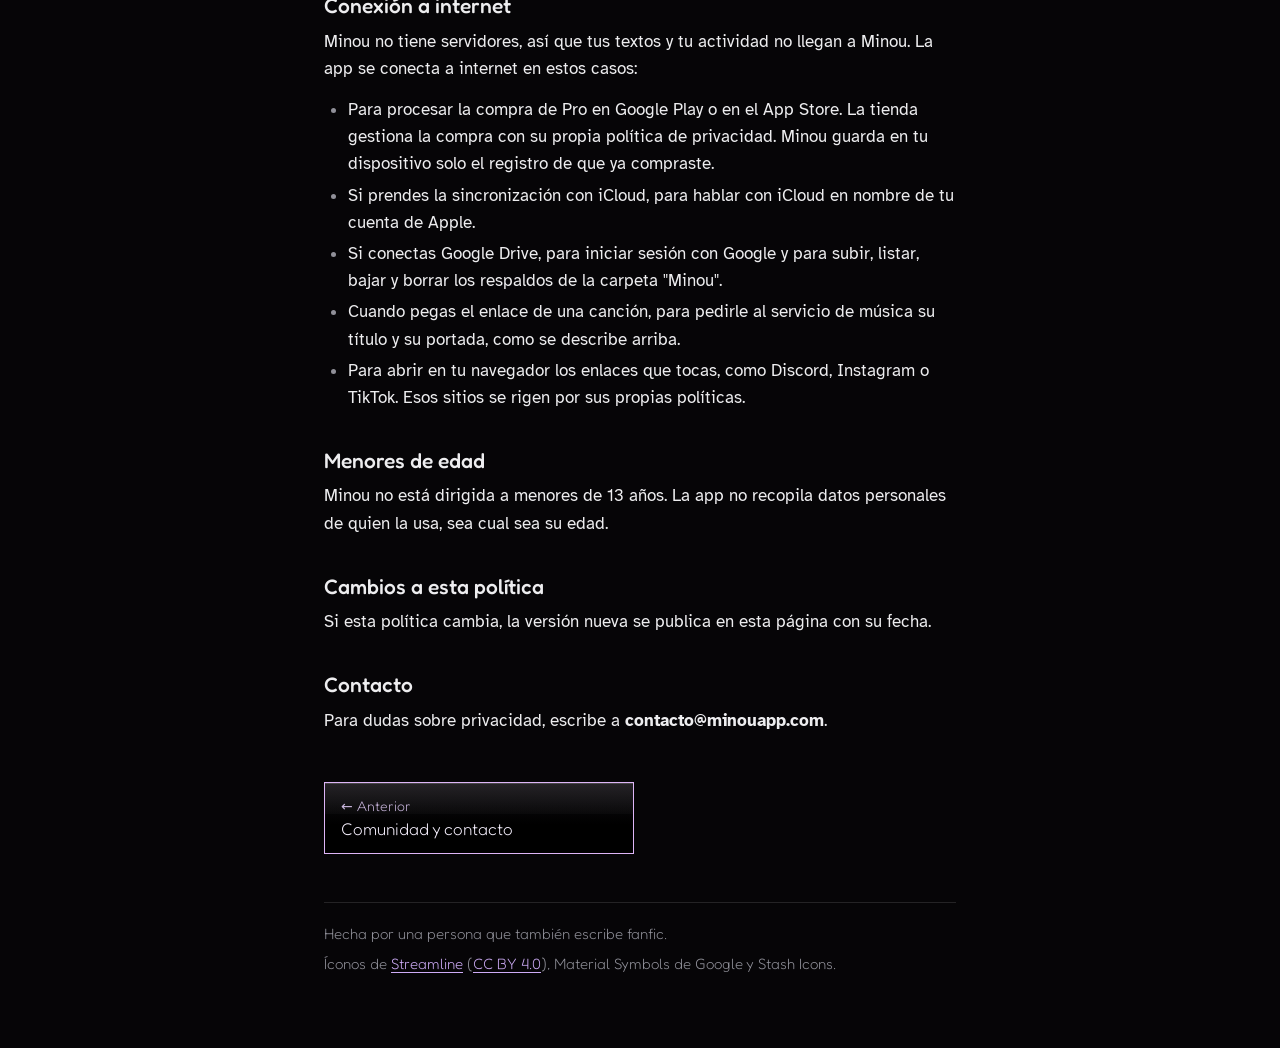
<file: privacidad/index.html>
<!doctype html>
<html lang="es-MX">
<head>
<meta charset="utf-8">
<meta name="viewport" content="width=device-width, initial-scale=1">
<title>Política de privacidad | Minou</title>
<meta name="description" content="Qué datos guarda Minou (y dónde) y en qué momentos se conecta a internet.">
<meta name="theme-color" content="#1C1824">
<link rel="icon" type="image/png" sizes="32x32" href="../img/favicon-32.png">
<link rel="apple-touch-icon" href="../img/apple-touch-icon.png">
<link rel="stylesheet" href="../estilo.css">
</head>
<body>
<main class="pagina">
<nav aria-label="Volver">
  <a class="volver" href="../"><span aria-hidden="true">←</span> Índice</a>
</nav>
<header class="encabezado sello">
    <span class="lamina"><svg aria-hidden="true" focusable="false" xmlns="http://www.w3.org/2000/svg" viewBox="0 0 24 24"><path fill="currentColor" d="M10.25 14.75a1.75 1.75 0 1 1 2.5 1.582V17a.75.75 0 0 1-1.5 0v-.668a1.75 1.75 0 0 1-1-1.582"/><path fill="currentColor" d="M7.25 7a4.75 4.75 0 0 1 9.5 0v2.356c.34.058.654.15.953.303a3.75 3.75 0 0 1 1.638 1.638c.227.445.321.925.366 1.471c.043.531.043 1.187.043 2v1.464c0 .813 0 1.469-.043 2c-.045.546-.14 1.026-.366 1.47a3.75 3.75 0 0 1-1.639 1.64c-.444.226-.924.32-1.47.365c-.531.043-1.187.043-2 .043H9.768c-.813 0-1.469 0-2-.043c-.546-.045-1.026-.14-1.47-.366a3.75 3.75 0 0 1-1.64-1.639c-.226-.444-.32-.924-.365-1.47c-.043-.531-.043-1.187-.043-2v-1.464c0-.813 0-1.469.043-2c.045-.546.14-1.026.366-1.47a3.75 3.75 0 0 1 1.639-1.64a3.3 3.3 0 0 1 .952-.302zm8 0a3.25 3.25 0 0 0-6.5 0v2.254q.463-.005 1.018-.004h4.464q.556-.001 1.018.004zm-7.36 3.788c-.453.037-.714.107-.911.207a2.25 2.25 0 0 0-.984.984c-.1.197-.17.458-.207.912c-.037.462-.038 1.056-.038 1.909v1.4c0 .852 0 1.447.038 1.91c.037.453.107.714.207.912c.216.423.56.767.984.983c.197.1.458.17.912.207c.462.037 1.057.038 1.909.038h4.4c.853 0 1.447 0 1.91-.038c.453-.038.714-.107.912-.207c.423-.216.767-.56.983-.983c.1-.198.17-.459.207-.913c.037-.462.038-1.057.038-1.909v-1.4c0-.853 0-1.447-.038-1.91c-.038-.453-.107-.714-.207-.912a2.25 2.25 0 0 0-.983-.983c-.198-.1-.459-.17-.913-.207c-.462-.037-1.057-.038-1.909-.038H9.8c-.852 0-1.447 0-1.91.038"/></svg></span>
    <div class="texto">
      <h1 class="t">Política de privacidad</h1>
      <p class="d">Qué datos guarda Minou (y dónde) y en qué momentos se conecta a internet.</p>
    </div>
</header>
<article class="contenido">
<p class="dato">Última actualización: 3 de noviembre de 2026 (versión 1.2.0)</p>
<p>Minou es una app para escribir fanfics e historias. Funciona sin conexión y sin cuenta, y guarda lo que escribes en tu dispositivo.</p>
<h2>En resumen</h2>
<ul>
  <li><strong>Funciona sin conexión.</strong> Minou no tiene servidores propios ni cuentas. Si prendes la sincronización con iCloud o el respaldo en Google Drive, tu biblioteca va a tu propia cuenta de Apple o de Google, y Minou no la recibe. Al pegar el enlace de una canción, Minou le pregunta al servicio de música su título y su portada.</li>
  <li><strong>Minou no recopila datos.</strong> Lo que escribes, las fichas, los ajustes y todo lo que creas en la app se guardan en tu dispositivo, y también en iCloud o en Drive si usas esas opciones.</li>
  <li><strong>Minou no vende ni comparte información.</strong> La app no tiene analítica, anuncios ni rastreadores.</li>
  <li><strong>Sin inteligencia artificial.</strong> Tus textos no se usan para entrenar modelos de IA y no se envían a terceros.</li>
</ul>
<h2>Qué se guarda y dónde</h2>
<p>Lo que escribes y configuras en Minou (proyectos, historias, capítulos, personajes, lugares, glosario, notas y ajustes) se guarda en tu dispositivo, en una base de datos cifrada (SQLCipher). Las imágenes que agregas (portadas, avatares y fotos de personajes) se copian a la carpeta privada de la app y no van cifradas. Estos datos salen de tu dispositivo cuando tú exportas o respaldas, cuando usas iCloud o Google Drive como se describe abajo, y en la copia de seguridad del sistema.</p>
<p><strong>Copias de seguridad del sistema.</strong> En Android, Minou desactiva la copia automática de Google, así que el sistema no respalda los datos de la app. En iPhone y iPad, la copia de seguridad que tengas activada en iCloud o en tu computadora puede incluir los datos de Minou, como los de cualquier otra app. Esa copia la gestiona Apple.</p>
<h2>Sincronizar con iCloud (iPhone y iPad)</h2>
<p>En iPhone y iPad, Minou puede sincronizar tu biblioteca entre los aparatos de tu cuenta de Apple. Viene apagado y se prende en Respaldar y exportar. Antes de mover nada, Minou te enseña qué hay en el aparato y qué hay en iCloud, y te pregunta si quieres combinarlos.</p>
<p>Con la sincronización prendida, lo que escribes y armas se guarda en la base privada de iCloud de tu cuenta (CloudKit): textos, fichas, versiones guardadas de los capítulos, el registro diario de palabras, el diccionario personal y las fotos. Los ajustes del aparato y la Papelera no viajan. Lo que escribes va en campos cifrados de CloudKit, con llaves del llavero de iCloud de tu cuenta. Minou no tiene servidor ni llave propia, así que lo que hay en tu iCloud no le llega a Minou. Apple guarda esos datos según su propia política de privacidad.</p>
<p>Para que tus otros aparatos se enteren de un cambio, Apple puede mandarle a la app avisos silenciosos, que no muestran nada en pantalla.</p>
<h2>Respaldo en Google Drive (Android)</h2>
<p>En Android, Minou puede guardar respaldos en tu Google Drive. Para eso conectas una cuenta de Google, y Minou pide permiso solo para los archivos que ella crea: una carpeta "Minou" en tu Drive. El resto de tu Drive no lo ve.</p>
<p>Cada respaldo es el mismo .zip de "Respaldo en un archivo": tu biblioteca con sus fotos y sus ajustes. Cifrar viene apagado. Si lo prendes y eliges una contraseña, el respaldo se cifra en tu teléfono antes de subir, y sin esa contraseña no se puede abrir, tampoco desde Minou. Sin cifrar, cualquier persona con acceso a tu Drive puede leerlo.</p>
<p>Junto a cada respaldo, Minou anota en Drive lo que la lista de Restaurar enseña sin bajar el archivo: cuántos proyectos, historias, capítulos, palabras y fotos tiene, la versión de la app, un identificador al azar de la instalación y el nombre del teléfono. Esas notas no van cifradas. Ningún título ni texto tuyo va en ellas.</p>
<p>Con la cuenta conectada, el respaldo automático viene prendido: una vez al día, solo con Wi-Fi y solo si algo cambió. Se apaga en Respaldar y exportar. En tu Drive se quedan los últimos cinco respaldos de cada teléfono, y Minou borra los más viejos que ella subió.</p>
<p>En tu teléfono, Minou guarda el correo de la cuenta conectada y, si cifras, la llave que sale de tu contraseña. Google guarda los respaldos según su propia política de privacidad. Si desconectas la cuenta, los respaldos se quedan en tu Drive.</p>
<h2>Canciones</h2>
<p>A un personaje, una pareja o una historia les puedes agregar canciones. Si pegas un enlace de Spotify, YouTube, YouTube Music o Apple Music, Minou le pregunta a ese servicio el título, el artista y la portada. Lo único que se manda es el enlace; ningún texto tuyo va en la consulta. La consulta va a la dirección pública de cada servicio (el oEmbed de Spotify y el de YouTube, y la búsqueda de iTunes), sin cuenta ni llave, y la portada se baja de sus servidores de imágenes. Como en cualquier conexión, el servicio ve la dirección de red de tu teléfono.</p>
<p>La consulta solo pasa cuando pegas o aceptas un enlace, cuando tocas "Traer título y portada" o cuando abres una canción que se quedó sin portada. Al guardar, la portada queda en tu dispositivo con tus demás imágenes. Un enlace de otro sitio se guarda tal cual, sin consulta, y el título se puede escribir a mano.</p>
<h2>Exportaciones y respaldos en archivo</h2>
<p>Minou crea exportaciones (HTML para AO3, texto, Markdown, Word o PDF) y respaldos (.zip) cuando tú lo pides. Esos archivos no van cifrados: cualquier persona que tenga el archivo puede leer su contenido. Se guardan donde tú elijas, y Minou no los sube a ningún servicio. Si los mandas a un almacenamiento en línea o a otra persona, ese paso lo decides tú.</p>
<h2>Permisos</h2>
<p>Minou no usa la cámara, el micrófono, los contactos ni la ubicación.</p>
<p>Para exportar, respaldar o agregar una imagen, Minou abre los selectores del sistema (archivos y fotos) para que elijas el archivo. Así la app no necesita permiso de almacenamiento ni accede a tus demás archivos. La excepción es Android 8 y 9: ahí, guardar un archivo en Descargas pide el permiso de almacenamiento la primera vez.</p>
<p>En Android, el respaldo automático revisa si la red es Wi-Fi o de datos. Es un permiso que Android concede al instalar, sin preguntar, y solo dice el tipo de red.</p>
<h2>Conexión a internet</h2>
<p>Minou no tiene servidores, así que tus textos y tu actividad no llegan a Minou. La app se conecta a internet en estos casos:</p>
<ul>
  <li>Para procesar la compra de Pro en Google Play o en el App Store. La tienda gestiona la compra con su propia política de privacidad. Minou guarda en tu dispositivo solo el registro de que ya compraste.</li>
  <li>Si prendes la sincronización con iCloud, para hablar con iCloud en nombre de tu cuenta de Apple.</li>
  <li>Si conectas Google Drive, para iniciar sesión con Google y para subir, listar, bajar y borrar los respaldos de la carpeta "Minou".</li>
  <li>Cuando pegas el enlace de una canción, para pedirle al servicio de música su título y su portada, como se describe arriba.</li>
  <li>Para abrir en tu navegador los enlaces que tocas, como Discord, Instagram o TikTok. Esos sitios se rigen por sus propias políticas.</li>
</ul>
<h2>Menores de edad</h2>
<p>Minou no está dirigida a menores de 13 años. La app no recopila datos personales de quien la usa, sea cual sea su edad.</p>
<h2>Cambios a esta política</h2>
<p>Si esta política cambia, la versión nueva se publica en esta página con su fecha.</p>
<h2>Contacto</h2>
<p>Para dudas sobre privacidad, escribe a <strong>contacto@minouapp.com</strong>.</p>
</article>
<nav class="paginador" aria-label="Páginas">
  <a href="../contacto/"><small>← Anterior</small><span>Comunidad y contacto</span></a>
</nav>
<footer class="pie">
  <p>Hecha por una persona que también escribe fanfic.</p>
  <p>Íconos de <a href="https://www.streamlinehq.com/">Streamline</a> (<a href="https://creativecommons.org/licenses/by/4.0/">CC BY 4.0</a>), Material Symbols de Google y Stash Icons.</p>
</footer>
</main>
</body>
</html>
</file>
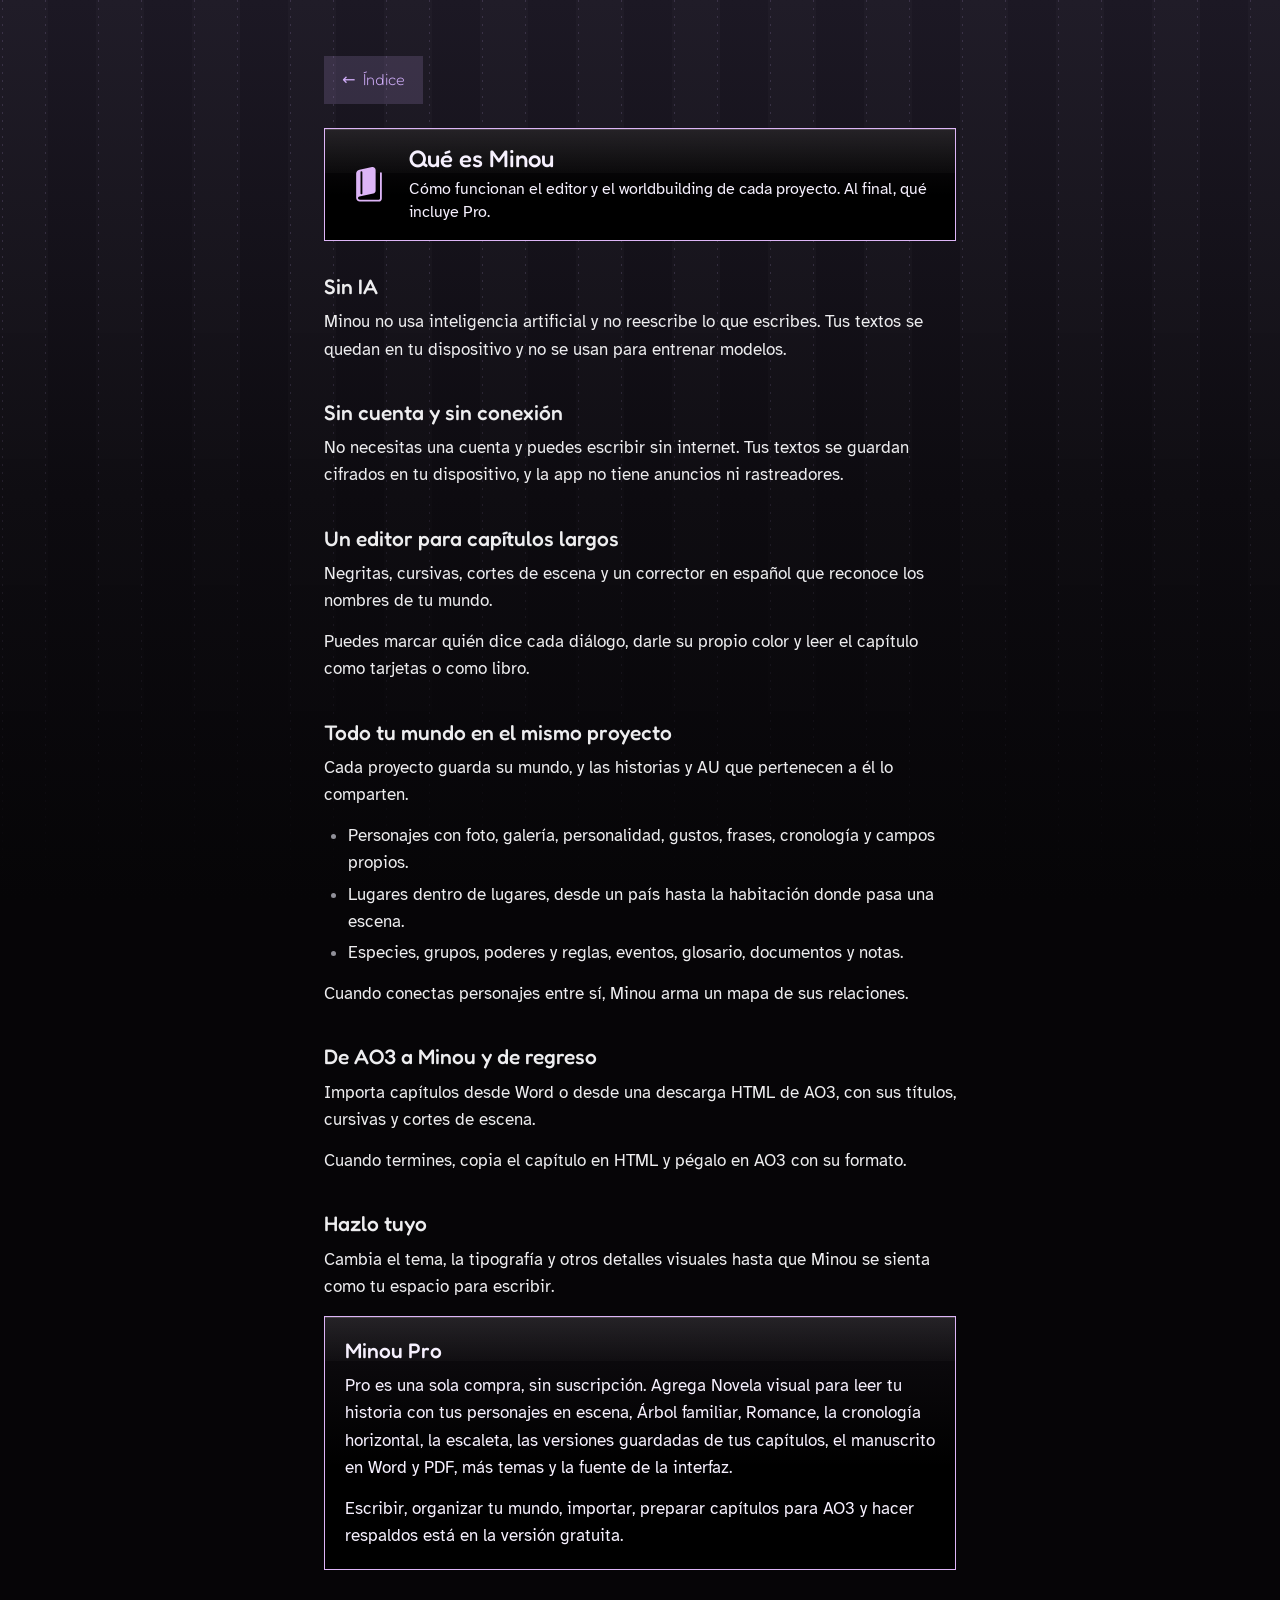
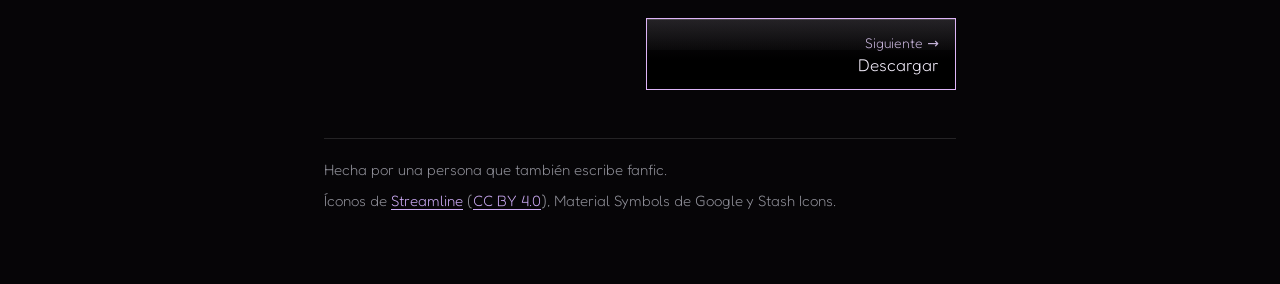
<file: que-es/index.html>
<!doctype html>
<html lang="es-MX">
<head>
<meta charset="utf-8">
<meta name="viewport" content="width=device-width, initial-scale=1">
<title>Qué es Minou | Minou</title>
<meta name="description" content="Cómo funcionan el editor y el worldbuilding de cada proyecto. Al final, qué incluye Pro.">
<meta name="theme-color" content="#1C1824">
<link rel="icon" type="image/png" sizes="32x32" href="../img/favicon-32.png">
<link rel="apple-touch-icon" href="../img/apple-touch-icon.png">
<link rel="stylesheet" href="../estilo.css">
</head>
<body>
<main class="pagina">
<nav aria-label="Volver">
  <a class="volver" href="../"><span aria-hidden="true">←</span> Índice</a>
</nav>
<header class="encabezado sello">
    <span class="lamina"><svg aria-hidden="true" focusable="false" xmlns="http://www.w3.org/2000/svg" viewBox="0 0 24 24"><path fill="currentColor" d="M6.98 21q-.816 0-1.398-.541Q5 19.917 5 19.119V5.766q0-.778.53-1.364t1.306-.748l6.828-1.437q.751-.161 1.351.314t.6 1.252V15.11q0 .572-.363 1.01t-.91.562l-7.586 1.651q-.302.07-.529.276T6 19.12q0 .39.292.635t.689.245h10.404q.269 0 .442-.173t.173-.443V5.5q0-.213.143-.357T18.5 5t.357.143T19 5.5v13.885q0 .67-.472 1.143q-.472.472-1.143.472zm1.009-3.938q.177-.037.286-.168t.11-.307V4.969q0-.244-.18-.39t-.424-.085q-.177.037-.287.168q-.11.13-.11.307v11.618q0 .244.18.39t.424.085"/></svg></span>
    <div class="texto">
      <h1 class="t">Qué es Minou</h1>
      <p class="d">Cómo funcionan el editor y el worldbuilding de cada proyecto. Al final, qué incluye Pro.</p>
    </div>
</header>
<article class="contenido">
<!-- Sale de la descripción vigente de App Store (docs/store/APP_STORE_LISTING_ES.md,
     desde la 1.1.1). Antes de cambiar una promesa, verificarla en
     PRO_MONETIZATION.md §6 y en el código. -->
<h2>Sin IA</h2>
<p>Minou no usa inteligencia artificial y no reescribe lo que escribes. Tus textos se quedan en tu dispositivo y no se usan para entrenar modelos.</p>

<h2>Sin cuenta y sin conexión</h2>
<p>No necesitas una cuenta y puedes escribir sin internet. Tus textos se guardan cifrados en tu dispositivo, y la app no tiene anuncios ni rastreadores.</p>

<h2>Un editor para capítulos largos</h2>
<p>Negritas, cursivas, cortes de escena y un corrector en español que reconoce los nombres de tu mundo.</p>
<p>Puedes marcar quién dice cada diálogo, darle su propio color y leer el capítulo como tarjetas o como libro.</p>

<h2>Todo tu mundo en el mismo proyecto</h2>
<p>Cada proyecto guarda su mundo, y las historias y AU que pertenecen a él lo comparten.</p>
<ul>
  <li>Personajes con foto, galería, personalidad, gustos, frases, cronología y campos propios.</li>
  <li>Lugares dentro de lugares, desde un país hasta la habitación donde pasa una escena.</li>
  <li>Especies, grupos, poderes y reglas, eventos, glosario, documentos y notas.</li>
</ul>
<p>Cuando conectas personajes entre sí, Minou arma un mapa de sus relaciones.</p>

<h2>De AO3 a Minou y de regreso</h2>
<p>Importa capítulos desde Word o desde una descarga HTML de AO3, con sus títulos, cursivas y cortes de escena.</p>
<p>Cuando termines, copia el capítulo en HTML y pégalo en AO3 con su formato.</p>

<h2>Hazlo tuyo</h2>
<p>Cambia el tema, la tipografía y otros detalles visuales hasta que Minou se sienta como tu espacio para escribir.</p>

<div class="tarjeta">
  <h2>Minou Pro</h2>
  <p>Pro es una sola compra, sin suscripción. Agrega Novela visual para leer tu historia con tus personajes en escena, Árbol familiar, Romance, la cronología horizontal, la escaleta, las versiones guardadas de tus capítulos, el manuscrito en Word y PDF, más temas y la fuente de la interfaz.</p>
  <p>Escribir, organizar tu mundo, importar, preparar capítulos para AO3 y hacer respaldos está en la versión gratuita.</p>
</div>

</article>
<nav class="paginador" aria-label="Páginas">
  <a class="siguiente" href="../descargar/"><small>Siguiente →</small><span>Descargar</span></a>
</nav>
<footer class="pie">
  <p>Hecha por una persona que también escribe fanfic.</p>
  <p>Íconos de <a href="https://www.streamlinehq.com/">Streamline</a> (<a href="https://creativecommons.org/licenses/by/4.0/">CC BY 4.0</a>), Material Symbols de Google y Stash Icons.</p>
</footer>
</main>
</body>
</html>
</file>
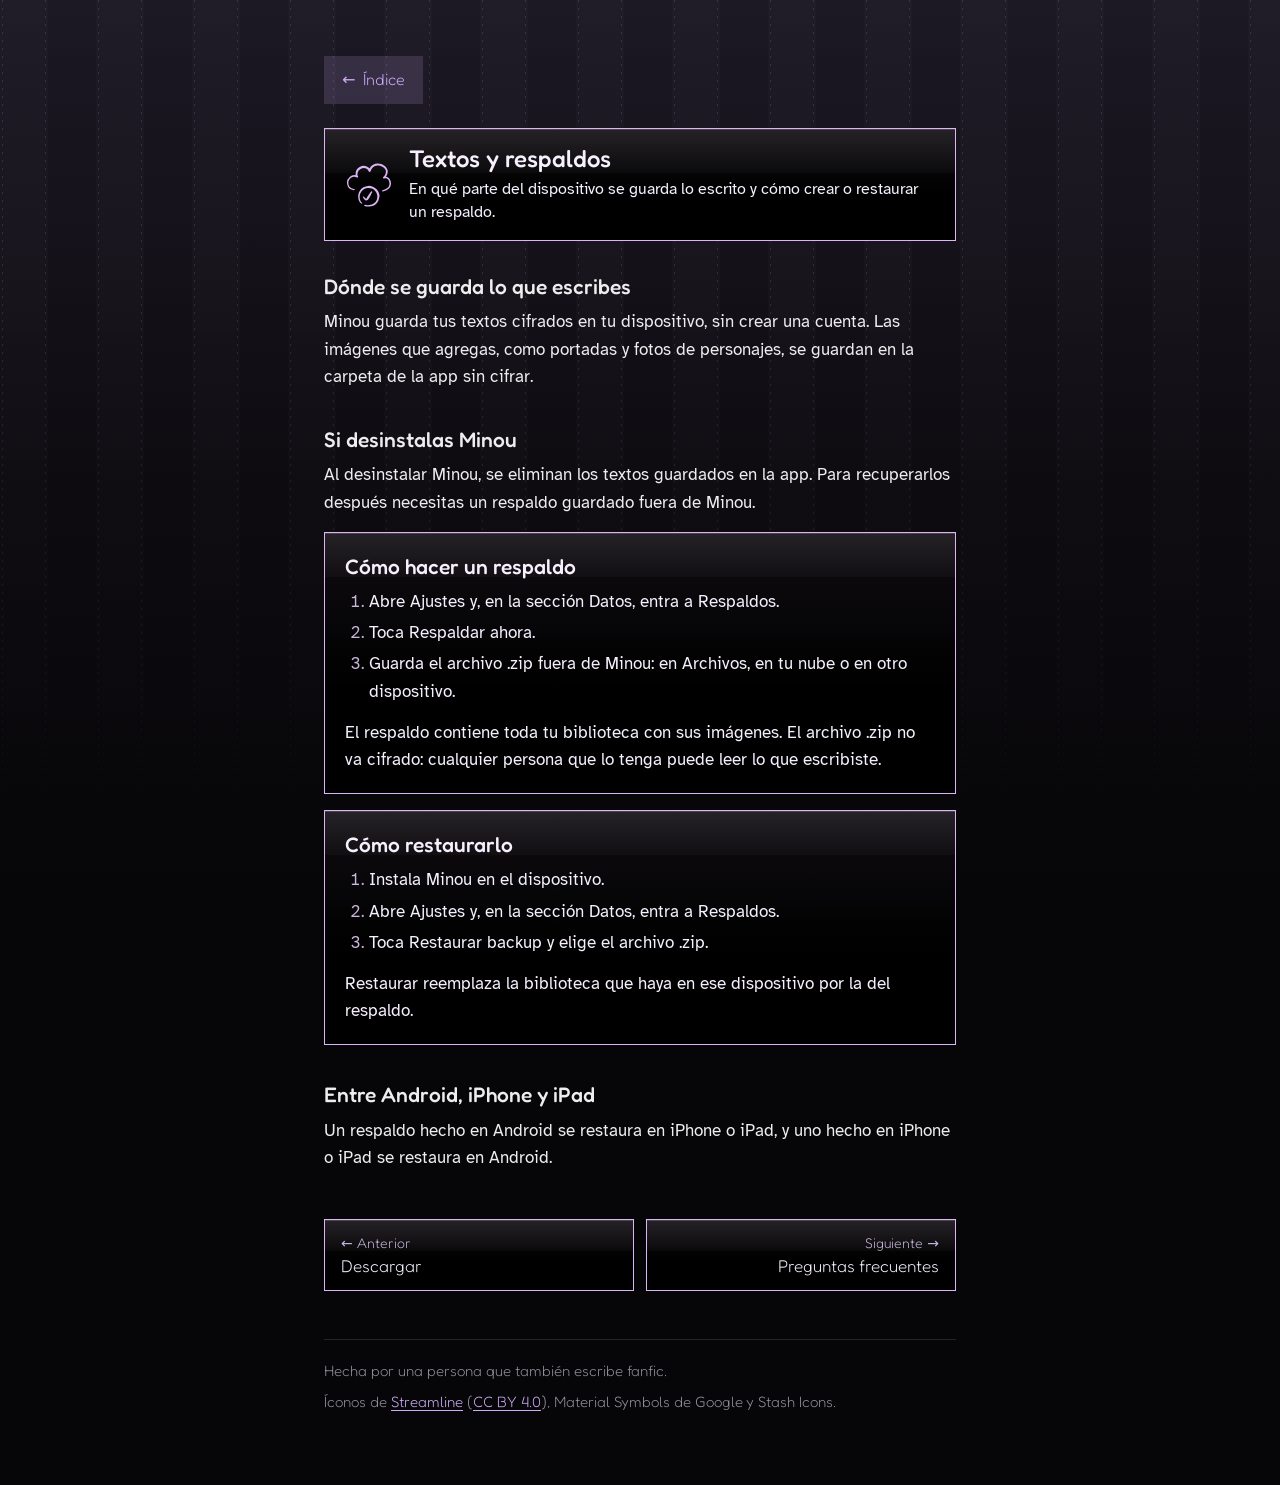
<file: respaldos/index.html>
<!doctype html>
<html lang="es-MX">
<head>
<meta charset="utf-8">
<meta name="viewport" content="width=device-width, initial-scale=1">
<title>Textos y respaldos | Minou</title>
<meta name="description" content="En qué parte del dispositivo se guarda lo escrito y cómo crear o restaurar un respaldo.">
<meta name="theme-color" content="#1C1824">
<link rel="icon" type="image/png" sizes="32x32" href="../img/favicon-32.png">
<link rel="apple-touch-icon" href="../img/apple-touch-icon.png">
<link rel="stylesheet" href="../estilo.css">
</head>
<body>
<main class="pagina">
<nav aria-label="Volver">
  <a class="volver" href="../"><span aria-hidden="true">←</span> Índice</a>
</nav>
<header class="encabezado sello">
    <span class="lamina"><svg aria-hidden="true" focusable="false" xmlns="http://www.w3.org/2000/svg" viewBox="0 0 24 24"><g fill="currentColor" fill-rule="evenodd" clip-rule="evenodd"><path d="M21.258 7.482a5 5 0 0 0 1-3c-.34-3.999-7.51-6.349-10-1.54a2.5 2.5 0 0 0-.5-.48a4.43 4.43 0 0 0-6.998 4.2A4.13 4.13 0 0 0 0 10.802a5.7 5.7 0 0 0 .6 2.35c.57 1.11 2.8 1.95 3.46 1.62a.31.31 0 0 0-.27-.55a3.47 3.47 0 0 1-2.57-1.38c-1.44-3 .6-5.6 3.37-5.25c.29.06.568.172.82.33a.49.49 0 0 0 .5-.83c-.25-.24-.19-.8-.18-1.18a3.35 3.35 0 0 1 5.349-2.49c.75.52.52 1.46 1.25 1.44c.46 0 .5-.3.92-1.33c1.82-3.809 7.639-1.92 7.999 1a4.37 4.37 0 0 1-.93 2.65s-.55.33-.49.47a.53.53 0 0 0-.21.42c0 .12.37.68.81.34c2.8-.58 3.57 3.61 1.79 5.12a6.4 6.4 0 0 1-2.82 1.3a.35.35 0 0 0 .14.68a7.1 7.1 0 0 0 3.17-1.4c2.22-1.8 1.48-6.29-1.45-6.63"/><path d="M7 15.141c-1.65 2.43-.8 6 .84 7a.302.302 0 1 0 .34-.5c-1.3-.91-1.89-4-.42-6a4.89 4.89 0 0 1 7.639-.4c2.41 2.86 1 7.2-3.27 7.7a5.7 5.7 0 0 1-2.32-.16a.344.344 0 0 0-.22.649a6.25 6.25 0 0 0 2.62.28a5.56 5.56 0 0 0 4.08-9.199a5.8 5.8 0 0 0-9.29.63"/><path d="M10.51 20.501c1.14.07 2.5-3.12 3-4.15a1 1 0 0 0 .27-.58a.36.36 0 0 0-.65-.18c-.24.29-2.72 3.89-2.66 4c-.2 0-1.2-1.17-1.35-1.27s-.58.18-.35.51c.39.59 1.07 1.64 1.74 1.67"/></g></svg></span>
    <div class="texto">
      <h1 class="t">Textos y respaldos</h1>
      <p class="d">En qué parte del dispositivo se guarda lo escrito y cómo crear o restaurar un respaldo.</p>
    </div>
</header>
<article class="contenido">
<!-- Escrito para lo que está en las tiendas, la 1.1.1: la pantalla se llama
     Respaldos (Ajustes, sección Datos) con "Respaldar ahora" y "Restaurar
     backup". Con la 1.2.0 cambian los nombres ("Respaldar y exportar") y
     entran iCloud y Google Drive: actualizar esta página el día que salga,
     con las frases de docs/SYNC_DESIGN.md, "Lo que se puede afirmar hoy". -->
<h2>Dónde se guarda lo que escribes</h2>
<p>Minou guarda tus textos cifrados en tu dispositivo, sin crear una cuenta. Las imágenes que agregas, como portadas y fotos de personajes, se guardan en la carpeta de la app sin cifrar.</p>

<h2>Si desinstalas Minou</h2>
<p>Al desinstalar Minou, se eliminan los textos guardados en la app. Para recuperarlos después necesitas un respaldo guardado fuera de Minou.</p>

<div class="tarjeta">
  <h2>Cómo hacer un respaldo</h2>
  <ol>
    <li>Abre Ajustes y, en la sección Datos, entra a Respaldos.</li>
    <li>Toca Respaldar ahora.</li>
    <li>Guarda el archivo .zip fuera de Minou: en Archivos, en tu nube o en otro dispositivo.</li>
  </ol>
  <p>El respaldo contiene toda tu biblioteca con sus imágenes. El archivo .zip no va cifrado: cualquier persona que lo tenga puede leer lo que escribiste.</p>
</div>

<div class="tarjeta">
  <h2>Cómo restaurarlo</h2>
  <ol>
    <li>Instala Minou en el dispositivo.</li>
    <li>Abre Ajustes y, en la sección Datos, entra a Respaldos.</li>
    <li>Toca Restaurar backup y elige el archivo .zip.</li>
  </ol>
  <p>Restaurar reemplaza la biblioteca que haya en ese dispositivo por la del respaldo.</p>
</div>

<h2>Entre Android, iPhone y iPad</h2>
<p>Un respaldo hecho en Android se restaura en iPhone o iPad, y uno hecho en iPhone o iPad se restaura en Android.</p>

</article>
<nav class="paginador" aria-label="Páginas">
  <a href="../descargar/"><small>← Anterior</small><span>Descargar</span></a>
<a class="siguiente" href="../ayuda/"><small>Siguiente →</small><span>Preguntas frecuentes</span></a>
</nav>
<footer class="pie">
  <p>Hecha por una persona que también escribe fanfic.</p>
  <p>Íconos de <a href="https://www.streamlinehq.com/">Streamline</a> (<a href="https://creativecommons.org/licenses/by/4.0/">CC BY 4.0</a>), Material Symbols de Google y Stash Icons.</p>
</footer>
</main>
</body>
</html>
</file>
<file: estilo.css>
/* minouapp.com. Colores de Taro (claro) y Uva (oscuro), tal cual
   lib/app/theme/themes/lavanda.dart y lavanda_dark.dart. Dos familias de la app:
   Atkinson para leer y Fredoka para todo lo demás, títulos incluidos (Axel,
   2026-11-02; en la app los títulos son Bitter, UI_SYSTEM §1). Sin sombras;
   48 px de objetivo y 14 px de letra como piso. */

@font-face {
  font-family: "Atkinson Hyperlegible";
  src: url("fuentes/AtkinsonHyperlegible-Regular.ttf") format("truetype");
  font-weight: 400;
  font-display: swap;
}
@font-face {
  font-family: "Atkinson Hyperlegible";
  src: url("fuentes/AtkinsonHyperlegible-Bold.ttf") format("truetype");
  font-weight: 700;
  font-display: swap;
}
/* Fredoka Medium para los títulos de la página (Axel, 2026-11-02: todos los
   títulos en Fredoka, no en Bitter). */
@font-face {
  font-family: "Fredoka";
  src: url("fuentes/Fredoka-Medium.ttf") format("truetype");
  font-weight: 500;
  font-display: swap;
}
/* Fredoka Deco: la Fredoka gruesa que la app guarda para identidad
   (UI_SYSTEM §1, "la excepción"); aquí solo la lleva el nombre. */
@font-face {
  font-family: "Fredoka Deco";
  src: url("fuentes/Fredoka-SemiBold.ttf") format("truetype");
  font-weight: 600;
  font-display: swap;
}
/* La app pinta Fredoka con el archivo Light a peso 400 (pubspec.yaml,
   `sectionWeight`); se declara igual para que el navegador no la engorde. */
@font-face {
  font-family: "Fredoka";
  src: url("fuentes/Fredoka-Light.ttf") format("truetype");
  font-weight: 400;
  font-display: swap;
}

:root {
  --display: "Fredoka", system-ui, sans-serif;
  --body: "Atkinson Hyperlegible", system-ui, sans-serif;
  --action: "Fredoka", system-ui, sans-serif;

}

/* La página va siempre oscura (el fondo de abajo es casi negro), así que
   usa las tintas de Uva en claro y en oscuro. */
:root {
  --fondo-arriba: #1C1824;
  --fondo-abajo: #060507;
  --bg: var(--fondo-abajo);
  --surface: #1C1B21;
  --border: rgba(255, 255, 255, 0.13);
  --hair: rgba(237, 237, 239, 0.13);
  --text: #EDEDEF;
  --text-mid: #B0B0B8;
  --text-muted: #909099;
  --accent: #CEACF7;
  --accent-pale: rgba(206, 172, 247, 0.16);
  --accent-hover: rgba(206, 172, 247, 0.24);
  --accent-border: rgba(206, 172, 247, 0.40);
  color-scheme: dark;
}

/* Las cajas (tarjetas, preguntas, Anterior y Siguiente) van en negro con
   orilla de 1 px en el lila claro de la app (accentBright #DDB5F7), en claro
   y en oscuro; al pasar el cursor se tiñen de ciruela #3F244C (Axel,
   2026-11-02). Íconos y acento en lila claro; la descripción, del mismo color
   que el título. Todos los pares pasan AA sobre negro y sobre ciruela. */
.sello, .tarjeta, .preguntas, .paginador a {
  --surface: #000000;
  --surface-hover: #3F244C;
  --border: #DDB5F7;
  --hair: rgba(221, 181, 247, 0.35);
  --text: #F6F0FE;
  --text-mid: #F6F0FE;
  --text-muted: #C9B6DD;
  --accent: #DDB5F7;
  --accent-pale: rgba(221, 181, 247, 0.16);
  --accent-hover: rgba(221, 181, 247, 0.24);
  --accent-border: rgba(221, 181, 247, 0.40);
  color: var(--text);
}

*, *::before, *::after { box-sizing: border-box; }

html { -webkit-text-size-adjust: 100%; }

/* El fondo (Axel, 2026-11-02): degradado de casi negro abajo a un poco más
   claro arriba, y rayas de papel tapiz muy tenues de 48 px con un pespunte
   lila dentro de cada raya clara, que se desvanecen hacia abajo. */
html { background: var(--fondo-abajo); }

body {
  margin: 0;
  min-height: 100vh;
  position: relative;
  background: linear-gradient(to top, var(--fondo-abajo) 0%, #0D0B10 45%, var(--fondo-arriba) 100%) fixed;
  color: var(--text);
  font-family: var(--body);
  font-size: 17px;
  line-height: 1.6;
}

body::before {
  content: "";
  position: fixed;
  inset: 0;
  pointer-events: none;
  z-index: 0;
  background-image: url("data:image/svg+xml,%3Csvg xmlns='http://www.w3.org/2000/svg' width='96' height='8'%3E%3Crect width='48' height='8' fill='%23ffffff' fill-opacity='0.018'/%3E%3Crect x='45' width='1' height='2' fill='%23c9b0f2' fill-opacity='0.16'/%3E%3Crect x='2' width='1' height='2' fill='%23c9b0f2' fill-opacity='0.16'/%3E%3C/svg%3E");
  -webkit-mask-image: linear-gradient(to top, transparent 0%, #000 70%);
  mask-image: linear-gradient(to top, transparent 0%, #000 70%);
}
body > * { position: relative; z-index: 1; }

.pagina {
  max-width: 680px;
  margin: 0 auto;
  padding: 32px 16px 48px;
}
@media (min-width: 720px) {
  .pagina { padding: 56px 24px 64px; }
}

a { color: var(--accent); text-underline-offset: 3px; }
a:focus-visible, button:focus-visible {
  outline: 2px solid var(--accent);
  outline-offset: 2px;
}

/* ── Cabecera del índice ─────────────────────────────── */

.marca {
  display: flex;
  align-items: center;
  gap: 16px;
}
.marca img {
  width: 64px;
  height: 64px;
  border-radius: 16px;
  flex: none;
}
.marca h1 {
  margin: 0;
  font-family: "Fredoka Deco", var(--action);
  font-weight: 600;
  font-size: 34px;
  line-height: 1.05;
}
.marca p {
  margin: 0;
  font-family: var(--action);
  font-size: 16px;
  line-height: 1.2;
  color: var(--accent);
}

.entrada {
  margin: 12px 0 0;
  color: var(--text-mid);
}

.boton {
  display: inline-flex;
  align-items: center;
  justify-content: center;
  min-height: 48px;
  padding: 0 20px;
  border-radius: 0;
  border: 1px solid var(--accent-border);
  background: var(--accent-pale);
  color: var(--accent);
  font-family: var(--action);
  font-size: 16px;
  text-decoration: none;
}
.boton:hover { background: var(--accent-hover); }

/* Las insignias de las tiendas: las dos en un renglón, a la misma altura,
   también en el teléfono más angosto (16 px de orilla por lado). */
.insignias {
  display: flex;
  gap: 12px;
  margin-top: 20px;
}
.insignias a {
  flex: 0 1 auto;
  min-width: 0;
  border-radius: 10px;
}
.insignias img {
  display: block;
  width: auto;
  height: 52px;
  max-width: 100%;
  object-fit: contain;
}
@media (max-width: 380px) {
  .insignias img { height: auto; width: 100%; }
  .insignias a { flex: 1 1 0; }
}

/* ── Rótulo de sección: la única voz en mayúsculas ───── */

.rotulo {
  margin: 40px 0 12px;
  padding-left: 4px;
  font-family: var(--action);
  font-size: 20px;
  font-weight: 500;
  color: var(--accent);
}

/* ── El índice: una tarjeta por página ───────────────── */

/* Cada página es una tarjeta con su ícono solo, en lila, sin recuadro
   (Axel, 2026-11-02). Descargar lleva el ícono de la app. */

.indice {
  list-style: none;
  margin: 0;
  padding: 0;
  display: flex;
  flex-direction: column;
  gap: 12px;
}

.sello {
  display: flex;
  align-items: center;
  gap: 16px;
  padding: 4px 20px;
  border-radius: 0;
  background: var(--surface);
  border: 1px solid var(--border);
  color: inherit;
  text-decoration: none;
}
a.sello:hover { background-color: var(--surface-hover); }

.lamina {
  flex: none;
  display: grid;
  place-items: center;
  width: 40px;
  color: var(--accent);
}
.lamina svg { width: 36px; height: 36px; }
.lamina img.app { width: 40px; height: 40px; border-radius: 10px; }

.texto {
  display: flex;
  flex-direction: column;
  gap: 4px;
  min-width: 0;
  padding: 12px 0;
}
.texto .t {
  margin: 0;
  font-family: var(--display);
  font-weight: 500;
  font-size: 19px;
  line-height: 1.25;
  color: var(--text);
}
.texto .d {
  margin: 0;
  font-size: 15px;
  line-height: 1.45;
  color: var(--text-mid);
}

/* ── Páginas interiores ──────────────────────────────── */

.volver {
  display: inline-flex;
  align-items: center;
  gap: 8px;
  min-height: 48px;
  padding: 0 18px;
  border-radius: 0;
  background: var(--accent-pale);
  color: var(--accent);
  font-family: var(--action);
  font-size: 16px;
  text-decoration: none;
}
.volver:hover { background: var(--accent-hover); }

/* El encabezado es el mismo sello del índice, un poco más grande. */
.encabezado { margin-top: 24px; }
.encabezado .lamina { width: 48px; }
.encabezado .lamina svg { width: 44px; height: 44px; }
.encabezado .texto .t { font-size: 24px; line-height: 1.2; }
.encabezado .texto .d { font-size: 16px; }

.contenido h2 {
  margin: 36px 0 8px;
  font-family: var(--display);
  font-weight: 500;
  font-size: 21px;
  line-height: 1.3;
}
.contenido h2:first-child { margin-top: 32px; }
.contenido > p:first-child { margin-top: 24px; }
.contenido p { margin: 0 0 14px; }
.contenido ul, .contenido ol { margin: 0 0 14px; padding-left: 24px; }
.contenido li { margin: 4px 0; }
.contenido li::marker { color: var(--text-muted); }
.contenido strong { font-weight: 700; }

.tarjeta {
  margin: 16px 0;
  padding: 20px;
  background: var(--surface);
  border: 1px solid var(--border);
  border-radius: 0;
}
.tarjeta h2, .contenido .tarjeta h2:first-child { margin-top: 0; }
.tarjeta p:last-child { margin-bottom: 0; }
.tarjeta .boton { margin-top: 4px; }

.dato {
  font-family: var(--action);
  font-size: 15px;
  color: var(--text-muted);
}

/* Preguntas: su propio índice arriba, como un sitio de antes. */
.contenido .preguntas {
  list-style: none;
  margin: 28px 0 0;
  padding: 0;
  background: var(--surface);
  border: 1px solid var(--border);
  border-radius: 0;
  overflow: hidden;
}
.contenido .preguntas li { margin: 0; }
.preguntas li + li { border-top: 1px solid var(--hair); }
.preguntas a {
  display: flex;
  align-items: center;
  min-height: 48px;
  padding: 10px 16px;
  font-family: var(--action);
  font-size: 16px;
  text-decoration: none;
}
.preguntas a:hover { background-color: var(--surface-hover); }

.contenido h2[id] { scroll-margin-top: 16px; }

/* Anterior y siguiente, como hojas de un libro. */
.paginador {
  display: grid;
  grid-template-columns: 1fr 1fr;
  gap: 12px;
  margin-top: 48px;
}
.paginador a {
  display: flex;
  flex-direction: column;
  justify-content: center;
  min-height: 72px;
  padding: 12px 16px;
  background: var(--surface);
  border: 1px solid var(--border);
  border-radius: 0;
  color: var(--text);
  text-decoration: none;
}
.paginador a:hover { background-color: var(--surface-hover); }
.paginador .siguiente { grid-column: 2; text-align: right; }
.paginador small {
  font-family: var(--action);
  font-size: 14px;
  color: var(--text-muted);
}
.paginador span {
  font-family: var(--action);
  font-size: 17px;
  line-height: 1.35;
}

/* ── Pie ─────────────────────────────────────────────── */

.pie {
  margin-top: 48px;
  padding-top: 20px;
  border-top: 1px solid var(--hair);
  font-family: var(--action);
  font-size: 15px;
  line-height: 1.5;
  color: var(--text-muted);
}
.pie p { margin: 0 0 8px; }

/* Un toque de Web 2.0 en las cajas (Axel, 2026-11-03): un brillo de vidrio
   en la parte de arriba, con orilla marcada como en los botones de 2008, una
   línea de luz arriba por dentro y el negro que se aclara apenas hacia arriba.
   Todo leve: el brillo no pasa de 9 % de blanco, así que el texto que queda
   debajo conserva su contraste. Sin sombra hacia afuera ni blur. */
.sello, .tarjeta, .contenido .preguntas, .paginador a {
  position: relative;
  background-image: linear-gradient(to bottom, rgba(221, 181, 247, 0.07), rgba(221, 181, 247, 0) 60%);
  box-shadow: inset 0 1px 0 rgba(255, 255, 255, 0.16);
}
.sello::before, .tarjeta::before, .contenido .preguntas::before, .paginador a::before {
  content: "";
  position: absolute;
  top: 0;
  left: 0;
  right: 0;
  height: 44%;
  max-height: 44px;
  background: linear-gradient(to bottom, rgba(255, 255, 255, 0.09), rgba(255, 255, 255, 0.025));
  pointer-events: none;
}
.sello > *, .tarjeta > *, .preguntas > li, .paginador a > * { position: relative; }

@media (max-width: 420px) {
  .sello { gap: 14px; padding: 4px 16px; }
  .paginador { grid-template-columns: 1fr; }
  .paginador .siguiente { grid-column: 1; }
}

@media (prefers-reduced-motion: no-preference) {
  a.sello, .boton, .volver, .paginador a, .preguntas a {
    transition: background-color 150ms ease;
  }
}
</file>
